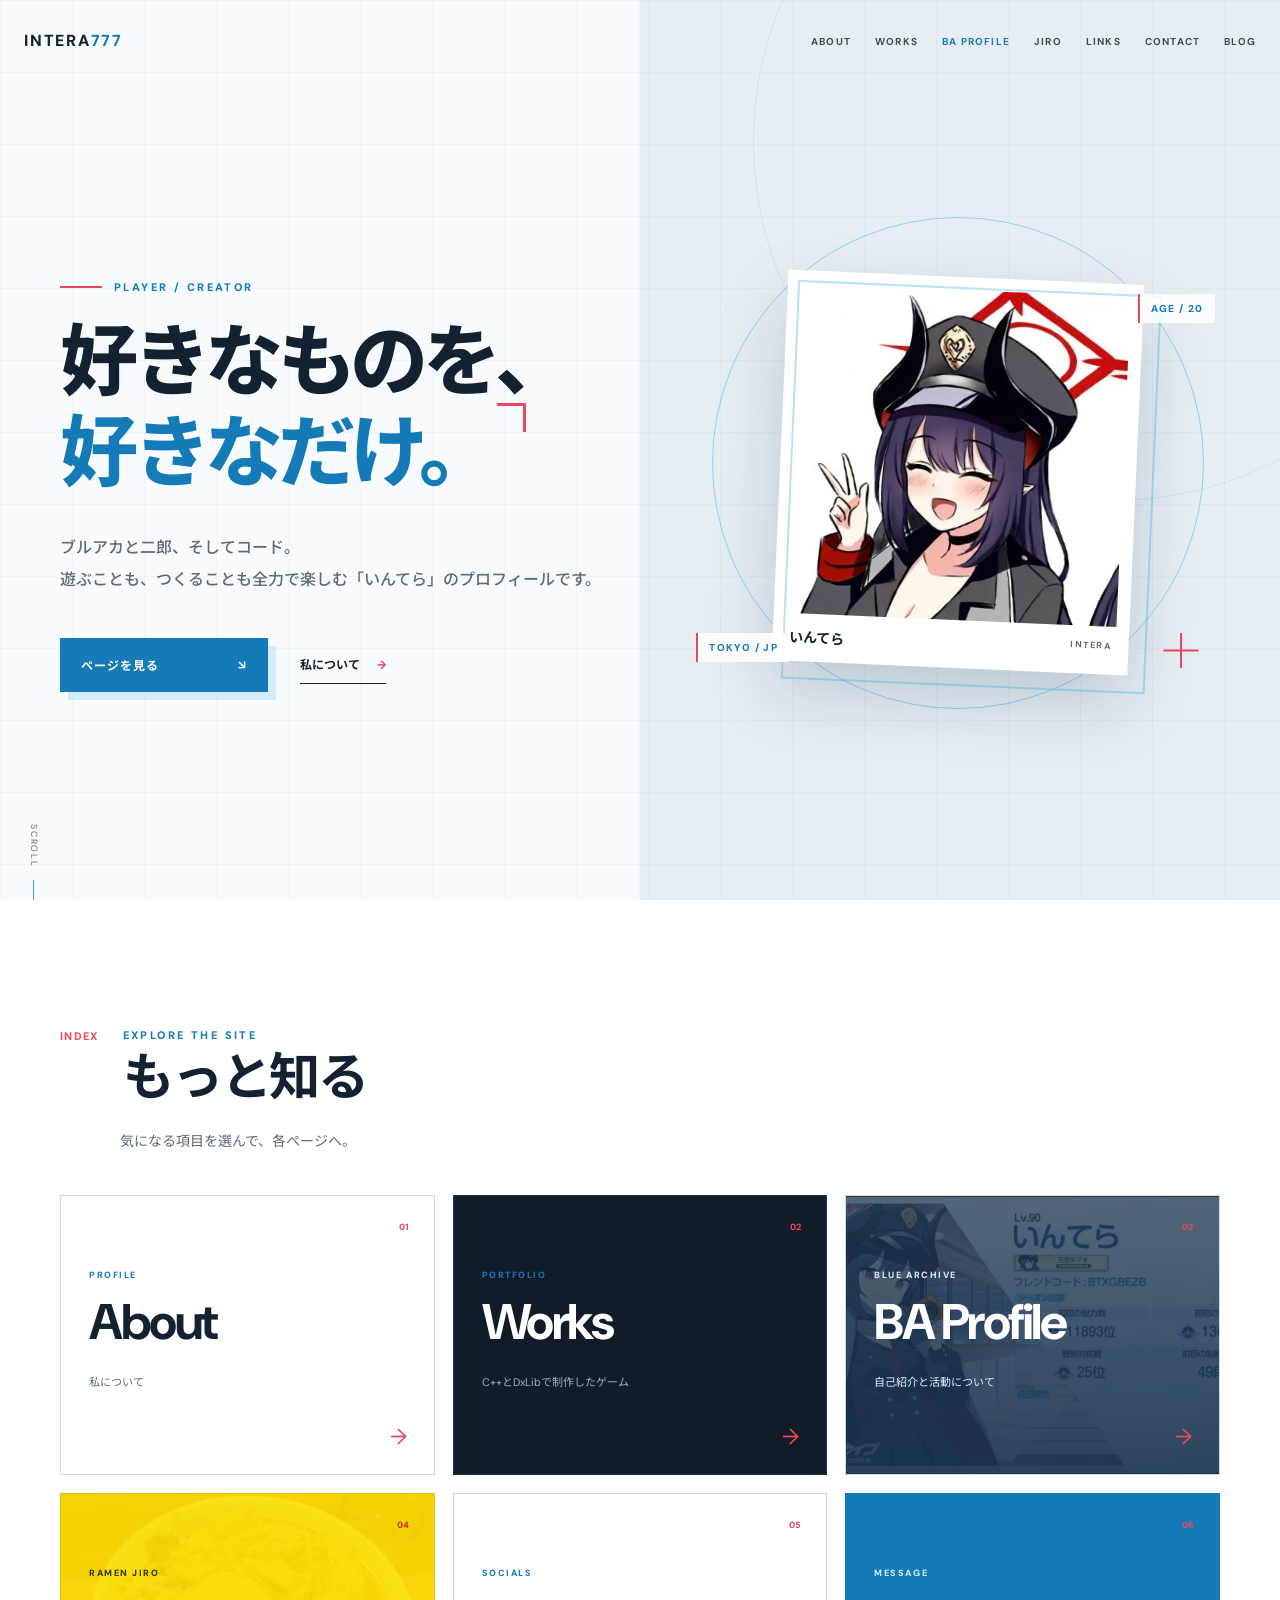
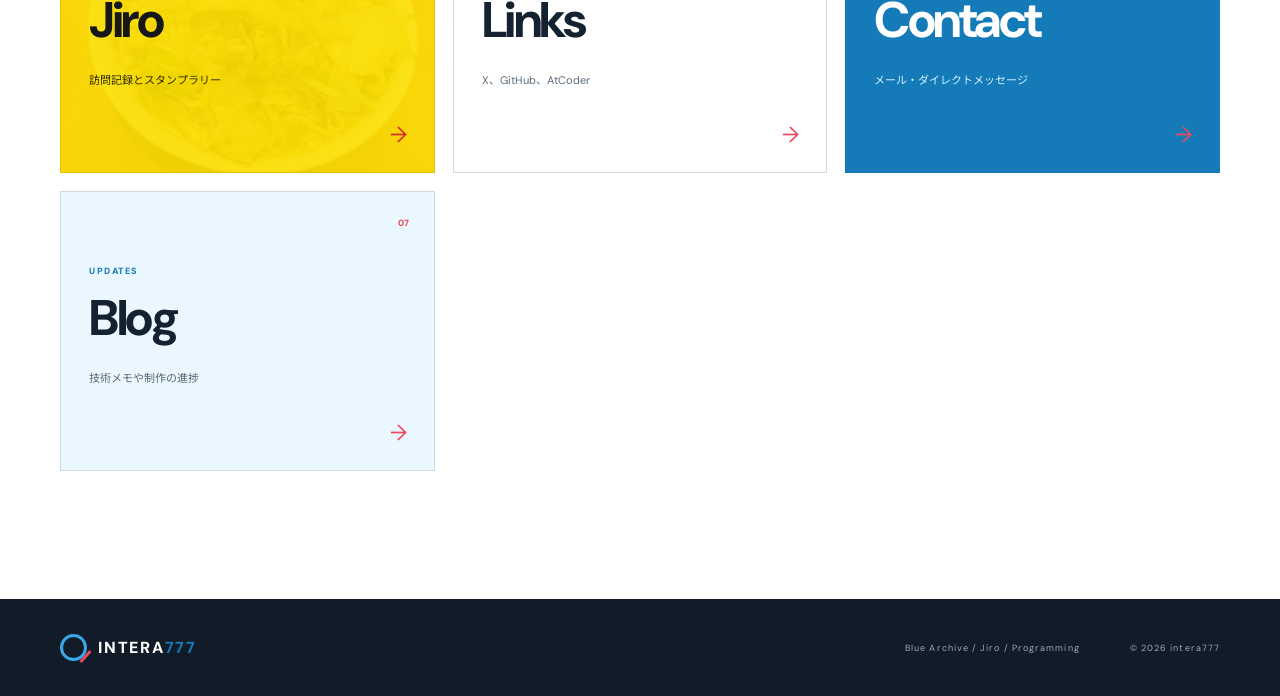
<file: index.html>
<!doctype html>
<html lang="ja">
    <head>
        <meta charset="utf-8">
        <meta name="viewport" content="width=device-width, initial-scale=1">
        <meta name="description" content="ブルーアーカイブ、競技プログラミング、ゲーム制作を楽しむ、いんてらのプロフィールサイトです。">
        <meta name="theme-color" content="#f7fbff">
        <title>いんてら | Home</title>
        <link rel="stylesheet" href="stylesheet.css">
        <script src="script.js" defer></script>
    </head>
    <body data-page="home">
        <a class="skip-link" href="#main">
            本文へスキップ
        </a>
        <header class="site-header" id="top">
            <div class="header-inner">
                <a class="brand" href="index.html" aria-label="ホームへ戻る">
                    <span>INTERA<span class="brand-accent">777</span></span>
                </a>
                <button class="menu-button" type="button" aria-expanded="false" aria-controls="global-nav">
                    <span>MENU</span><i aria-hidden="true"></i>
                </button>
                <nav class="global-nav" id="global-nav" aria-label="メインナビゲーション">
                    <a data-nav="about" href="about.html">
                        ABOUT
                    </a>
                    <a data-nav="works" href="works.html">
                        WORKS
                    </a>
                    <a data-nav="ba" class="nav-highlight" href="ba_profile.html">
                        BA PROFILE
                    </a>
                    <a data-nav="jiro" href="jiro.html">
                        JIRO
                    </a>
                    <a data-nav="links" href="links.html">
                        LINKS
                    </a>
                    <a data-nav="contact" href="contact.html">
                        CONTACT
                    </a>
                    <a data-nav="blog" href="blog.html">
                        BLOG
                    </a>
                </nav>
            </div>
        </header>
        <main id="main">
            <section class="hero" aria-labelledby="hero-title">
                <div class="hero-grid page-width">
                    <div class="hero-copy reveal">
                        <p class="eyebrow">
                            PLAYER / CREATOR
                        </p>
                        <h1 id="hero-title">
                            好きなものを、<br><em>好きなだけ。</em>
                        </h1>
                        <p class="hero-lead">
                            ブルアカと二郎、そしてコード。<br>遊ぶことも、つくることも全力で楽しむ<br class="mobile-only">「いんてら」のプロフィールです。
                        </p>
                        <div class="hero-actions">
                            <a class="button" href="#pages">
                                ページを見る <span>↘</span>
                            </a>
                            <a class="text-link" href="about.html">
                                私について <span>→</span>
                            </a>
                        </div>
                    </div>
                    <div class="hero-visual reveal" aria-label="いんてらのプロフィール画像">
                        <div class="halo halo-one">
                        </div>
                        <div class="halo halo-two">
                        </div>
                        <div class="hero-card">
                            <img src="image/x_icon.jpg" alt="ブルーアーカイブのキャラクター、チアキのアイコン">
                            <p>
                                いんてら <span>INTERA</span>
                            </p>
                        </div>
                        <span class="visual-note note-top">AGE / 20</span><span class="visual-note note-bottom">TOKYO / JP</span><span class="cross-mark" aria-hidden="true"></span>
                    </div>
                </div>
                <p class="scroll-cue" aria-hidden="true">
                    SCROLL <span></span>
                </p>
            </section>
            <section class="section page-index" id="pages" aria-labelledby="pages-title">
                <div class="page-width">
                    <header class="section-heading reveal">
                        <p>
                            INDEX
                        </p>
                        <div>
                            <span>EXPLORE THE SITE</span>
                            <h2 id="pages-title">
                                もっと知る
                            </h2>
                        </div>
                    </header>
                    <p class="page-index-lead reveal">
                        気になる項目を選んで、各ページへ。
                    </p>
                    <div class="page-card-grid">
                        <a class="page-card reveal" href="about.html">
                            <span class="page-card-number">01</span>
                            <p>
                                PROFILE
                            </p>
                            <h3>
                                About
                            </h3>
                            <small>私について</small><i>→</i>
                        </a>
                        <a class="page-card page-card-dark reveal" href="works.html">
                            <span class="page-card-number">02</span>
                            <p>
                                PORTFOLIO
                            </p>
                            <h3>
                                Works
                            </h3>
                            <small>C++とDxLibで制作したゲーム</small><i>→</i>
                        </a>
                        <a class="page-card page-card-image reveal" href="ba_profile.html">
                            <span class="page-card-number">03</span>
                            <p>
                                BLUE ARCHIVE
                            </p>
                            <h3>
                                BA Profile
                            </h3>
                            <small>自己紹介と活動について</small><i>→</i>
                        </a>
                        <a class="page-card page-card-jiro reveal" href="jiro.html">
                            <span class="page-card-number">04</span>
                            <p>
                                RAMEN JIRO
                            </p>
                            <h3>
                                Jiro
                            </h3>
                            <small>訪問記録とスタンプラリー</small><i>→</i>
                        </a>
                        <a class="page-card reveal" href="links.html">
                            <span class="page-card-number">05</span>
                            <p>
                                SOCIALS
                            </p>
                            <h3>
                                Links
                            </h3>
                            <small>X、GitHub、AtCoder</small><i>→</i>
                        </a>
                        <a class="page-card page-card-blue reveal" href="contact.html">
                            <span class="page-card-number">06</span>
                            <p>
                                MESSAGE
                            </p>
                            <h3>
                                Contact
                            </h3>
                            <small>メール・ダイレクトメッセージ</small><i>→</i>
                        </a>
                        <a class="page-card page-card-pale reveal" href="blog.html">
                            <span class="page-card-number">07</span>
                            <p>
                                UPDATES
                            </p>
                            <h3>
                                Blog
                            </h3>
                            <small>技術メモや制作の進捗</small><i>→</i>
                        </a>
                    </div>
                </div>
            </section>
        </main>
        <footer>
            <div class="page-width footer-inner">
                <a class="brand" href="index.html">
                    <span class="brand-mark" aria-hidden="true"></span><span>INTERA<span class="brand-accent">777</span></span>
                </a>
                <p>
                    Blue Archive / Jiro / Programming
                </p>
                <p>
                    © <span id="current-year">2026</span> intera777
                </p>
            </div>
        </footer>
    </body>
</html>
</file>
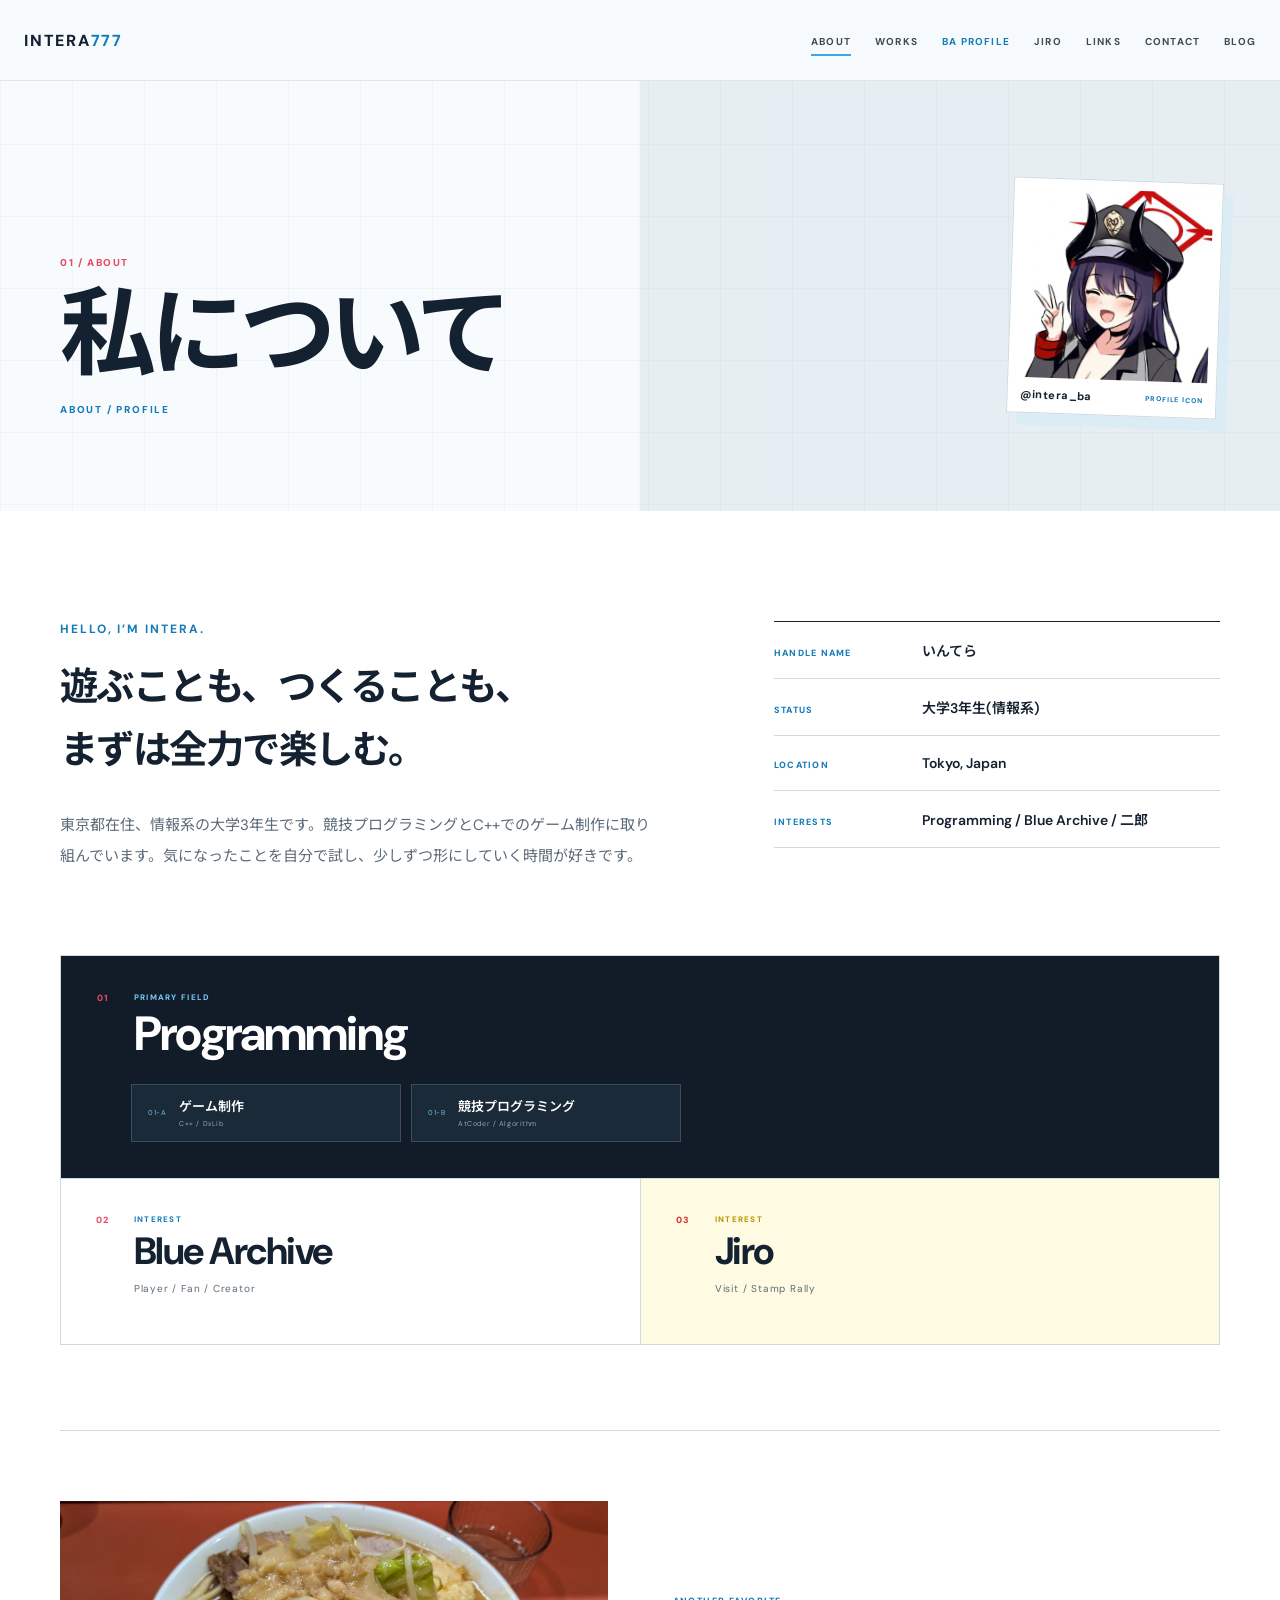
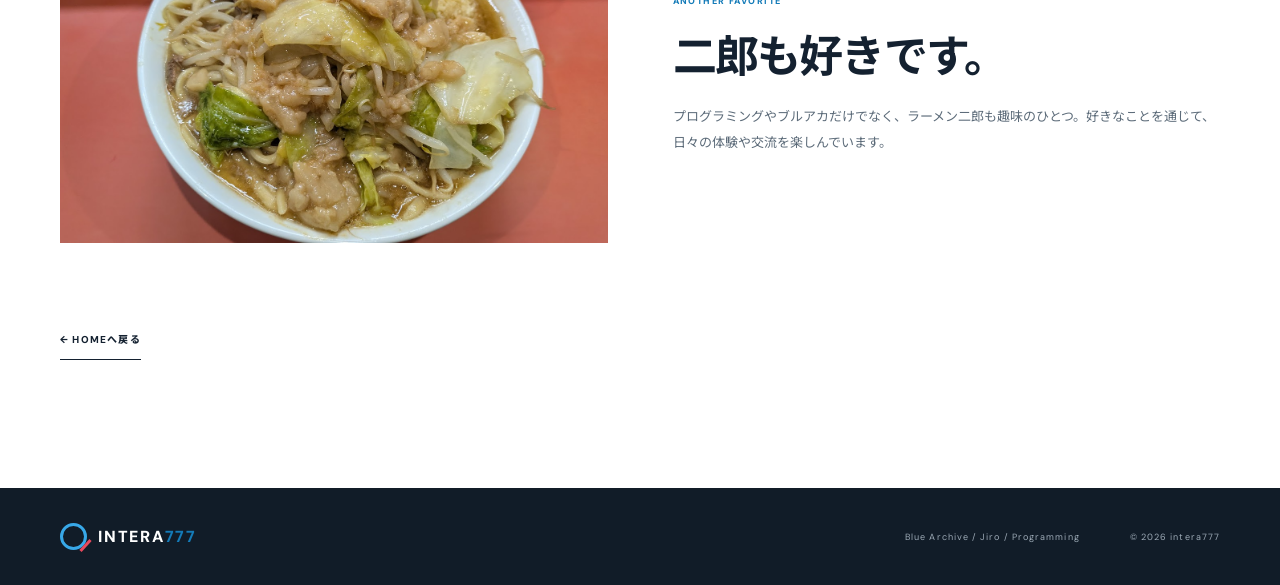
<file: about.html>
<!doctype html>
<html lang="ja">
    <head>
        <meta charset="utf-8">
        <meta name="viewport" content="width=device-width, initial-scale=1">
        <meta name="description" content="いんてらのプロフィール、趣味、取り組んでいることを紹介します。">
        <title>About | いんてら</title>
        <link rel="stylesheet" href="stylesheet.css">
        <script src="script.js" defer></script>
    </head>
    <body class="subpage" data-page="about">
        <a class="skip-link" href="#main">
            本文へスキップ
        </a>
        <header class="site-header">
            <div class="header-inner">
                <a class="brand" href="index.html" aria-label="ホームへ戻る">
                    <span>INTERA<span class="brand-accent">777</span></span>
                </a>
                <button class="menu-button" type="button" aria-expanded="false" aria-controls="global-nav">
                    <span>MENU</span><i aria-hidden="true"></i>
                </button>
                <nav class="global-nav" id="global-nav" aria-label="メインナビゲーション">
                    <a data-nav="about" href="about.html">
                        ABOUT
                    </a>
                    <a data-nav="works" href="works.html">
                        WORKS
                    </a>
                    <a data-nav="ba" class="nav-highlight" href="ba_profile.html">
                        BA PROFILE
                    </a>
                    <a data-nav="jiro" href="jiro.html">
                        JIRO
                    </a>
                    <a data-nav="links" href="links.html">
                        LINKS
                    </a>
                    <a data-nav="contact" href="contact.html">
                        CONTACT
                    </a>
                    <a data-nav="blog" href="blog.html">
                        BLOG
                    </a>
                </nav>
            </div>
        </header>
        <main id="main">
            <section class="page-hero">
                <div class="page-width page-hero-inner reveal">
                    <div>
                        <p>
                            01 / ABOUT
                        </p>
                        <h1>
                            私について
                        </h1>
                        <span>ABOUT / PROFILE</span>
                    </div>
                    <figure class="about-hero-portrait">
                        <img src="image/x_icon.jpg" alt="いんてらのXプロフィールアイコン">
                        <figcaption>
                            <span>@intera_ba</span><small>PROFILE ICON</small>
                        </figcaption>
                    </figure>
                </div>
            </section>
            <section class="section about detail-section">
                <div class="page-width">
                    <div class="about-layout">
                        <div class="about-intro reveal">
                            <p class="about-kicker">
                                HELLO, I’M INTERA.
                            </p>
                            <p class="about-message">
                                遊ぶことも、つくることも、<br>まずは全力で楽しむ。
                            </p>
                            <p class="body-copy">
                                東京都在住、情報系の大学3年生です。競技プログラミングとC++でのゲーム制作に取り組んでいます。気になったことを自分で試し、少しずつ形にしていく時間が好きです。
                            </p>
                        </div>
                        <dl class="profile-list reveal">
                            <div>
                                <dt>
                                    HANDLE NAME
                                </dt>
                                <dd>
                                    いんてら
                                </dd>
                            </div>
                            <div>
                                <dt>
                                    STATUS
                                </dt>
                                <dd>
                                    大学3年生(情報系)
                                </dd>
                            </div>
                            <div>
                                <dt>
                                    LOCATION
                                </dt>
                                <dd>
                                    Tokyo, Japan
                                </dd>
                            </div>
                            <div>
                                <dt>
                                    INTERESTS
                                </dt>
                                <dd>
                                    Programming / Blue Archive / 二郎
                                </dd>
                            </div>
                        </dl>
                    </div>
                    <div class="interest-strip interest-hierarchy reveal" aria-label="興味分野の階層">
                        <section class="interest-parent">
                            <div class="interest-title">
                                <span class="interest-number">01</span>
                                <div>
                                    <small>PRIMARY FIELD</small>
                                    <h2>
                                        Programming
                                    </h2>
                                </div>
                            </div>
                            <div class="interest-branches">
                                <article>
                                    <span>01-A</span>
                                    <div>
                                        <h3>
                                            ゲーム制作
                                        </h3>
                                        <small>C++ / DxLib</small>
                                    </div>
                                </article>
                                <article>
                                    <span>01-B</span>
                                    <div>
                                        <h3>
                                            競技プログラミング
                                        </h3>
                                        <small>AtCoder / Algorithm</small>
                                    </div>
                                </article>
                            </div>
                        </section>
                        <section class="interest-root">
                            <span class="interest-number">02</span>
                            <div>
                                <small>INTEREST</small>
                                <h2>
                                    Blue Archive
                                </h2>
                                <p>Player / Fan / Creator</p>
                            </div>
                        </section>
                        <section class="interest-root interest-root-jiro">
                            <span class="interest-number">03</span>
                            <div>
                                <small>INTEREST</small>
                                <h2>
                                    Jiro
                                </h2>
                                <p>Visit / Stamp Rally</p>
                            </div>
                        </section>
                    </div>
                    <div class="about-feature reveal">
                        <img src="image/jiro_sengawa.jpg" alt="ラーメン二郎仙川店のラーメン">
                        <div>
                            <span>ANOTHER FAVORITE</span>
                            <h2>
                                二郎も好きです。
                            </h2>
                            <p>
                                プログラミングやブルアカだけでなく、ラーメン二郎も趣味のひとつ。好きなことを通じて、日々の体験や交流を楽しんでいます。
                            </p>
                        </div>
                    </div>
                    <a class="back-home reveal" href="index.html">
                        ← HOMEへ戻る
                    </a>
                </div>
            </section>
        </main>
        <footer>
            <div class="page-width footer-inner">
                <a class="brand" href="index.html">
                    <span class="brand-mark"></span><span>INTERA<span class="brand-accent">777</span></span>
                </a>
                <p>
                    Blue Archive / Jiro / Programming
                </p>
                <p>
                    © <span id="current-year">2026</span> intera777
                </p>
            </div>
        </footer>
    </body>
</html>
</file>
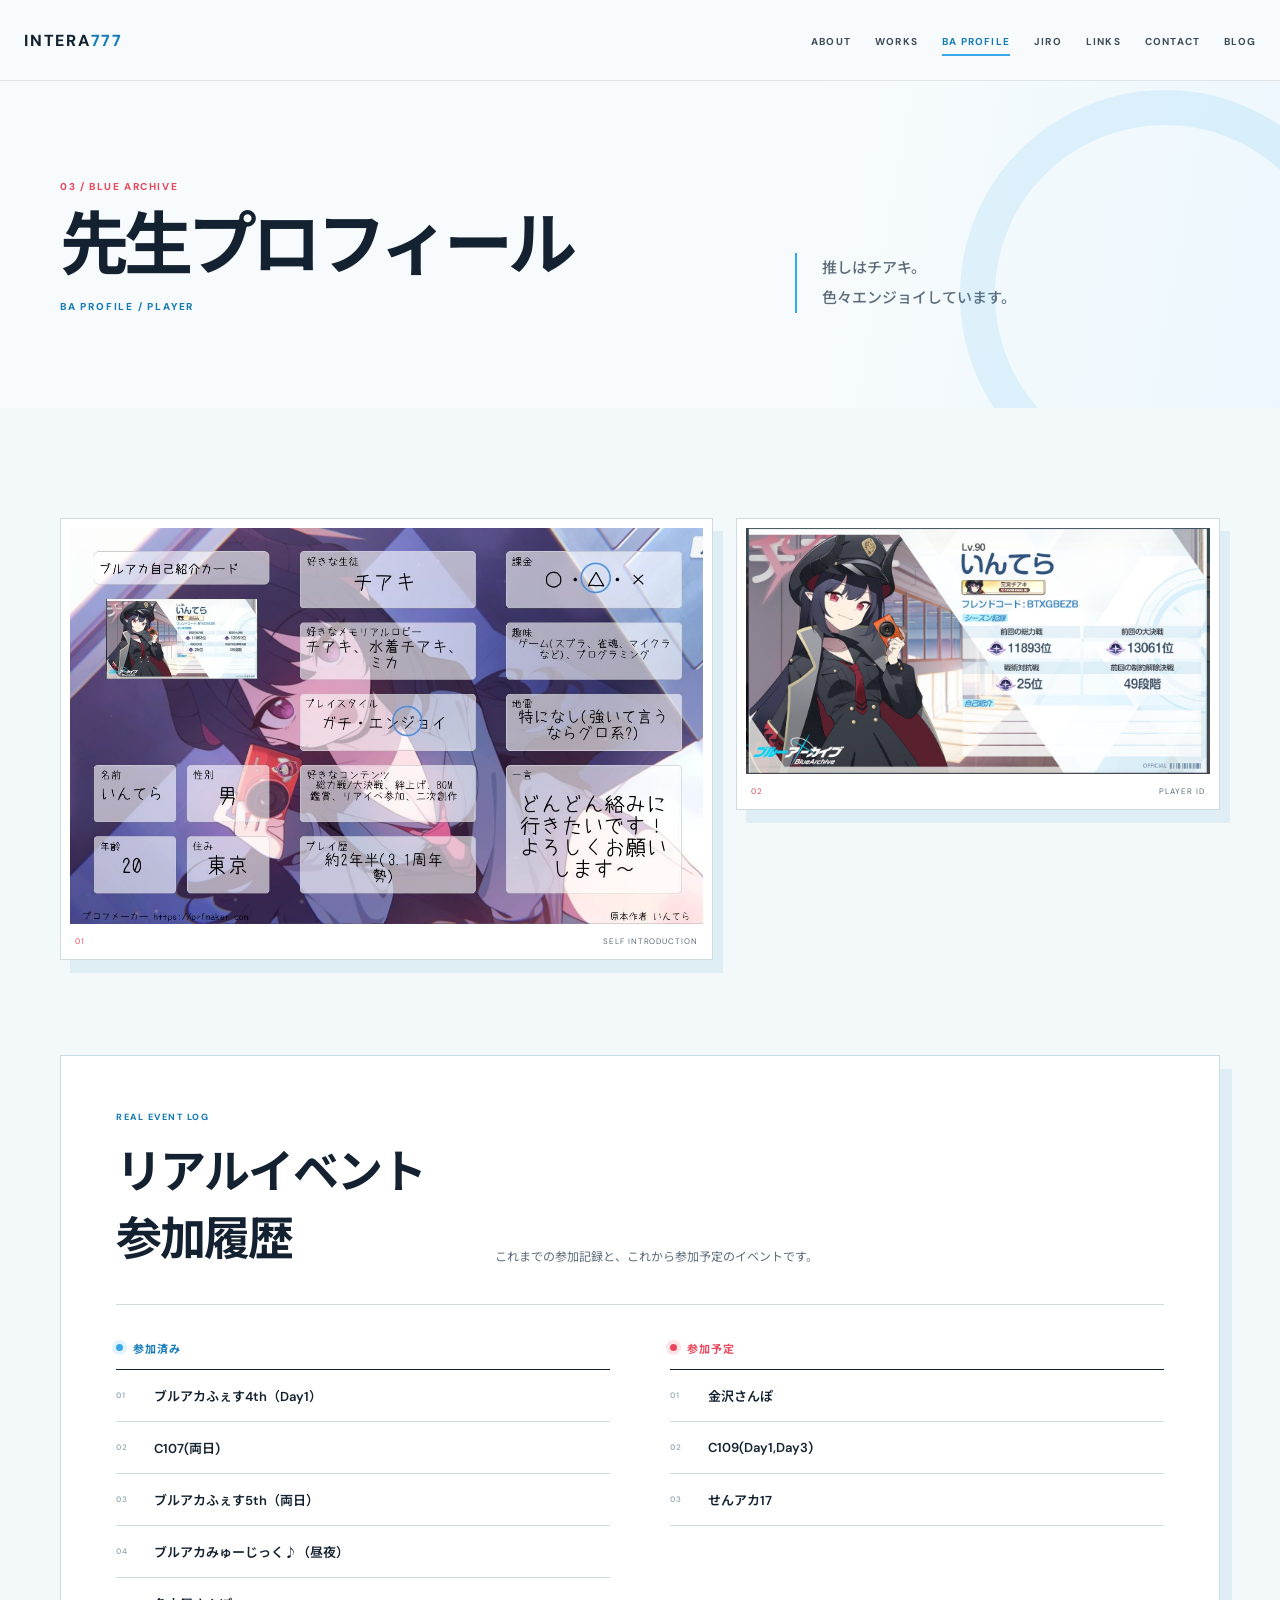
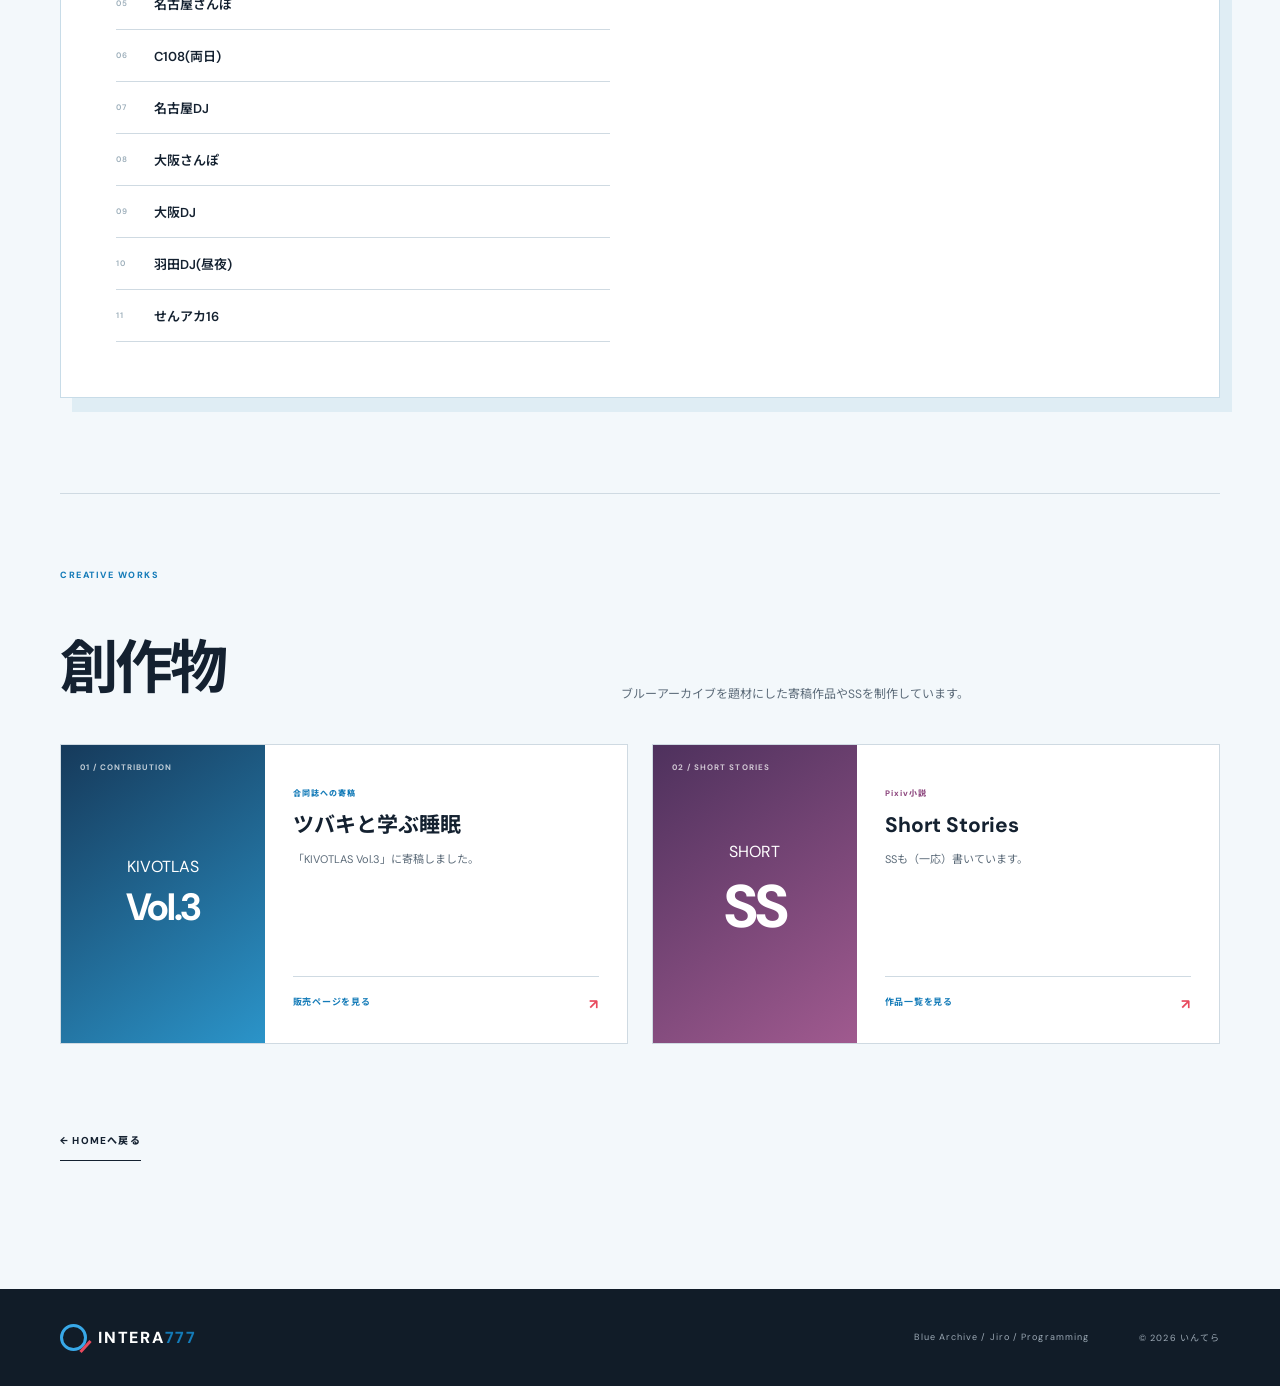
<file: ba_profile.html>
<!doctype html>
<html lang="ja">

<head>
    <meta charset="utf-8">
    <meta name="viewport" content="width=device-width, initial-scale=1">
    <meta name="description" content="いんてらのブルーアーカイブ先生プロフィールです。">
    <title>BA Profile | いんてら</title>
    <link rel="stylesheet" href="stylesheet.css">
    <script src="script.js" defer></script>
</head>

<body class="subpage" data-page="ba">
    <a class="skip-link" href="#main">
        本文へスキップ
    </a>
    <header class="site-header">
        <div class="header-inner">
            <a class="brand" href="index.html">
                <span>INTERA<span class="brand-accent">777</span></span>
            </a>
            <button class="menu-button" type="button" aria-expanded="false" aria-controls="global-nav">
                <span>MENU</span><i></i>
            </button>
            <nav class="global-nav" id="global-nav" aria-label="メインナビゲーション">
                <a data-nav="about" href="about.html">
                    ABOUT
                </a>
                <a data-nav="works" href="works.html">
                    WORKS
                </a>
                <a data-nav="ba" class="nav-highlight" href="ba_profile.html">
                    BA PROFILE
                </a>
                <a data-nav="jiro" href="jiro.html">
                    JIRO
                </a>
                <a data-nav="links" href="links.html">
                    LINKS
                </a>
                <a data-nav="contact" href="contact.html">
                    CONTACT
                </a>
                <a data-nav="blog" href="blog.html">
                    BLOG
                </a>
            </nav>
        </div>
    </header>
    <main id="main">
        <section class="page-hero page-hero-ba">
            <div class="page-width page-hero-inner reveal">
                <div>
                    <p>
                        03 / BLUE ARCHIVE
                    </p>
                    <h1>
                        先生プロフィール
                    </h1>
                    <span>BA PROFILE / PLAYER</span>
                </div>
                <p>
                    推しはチアキ。<br>色々エンジョイしています。
                </p>
            </div>
        </section>
        <section class="section ba-profile detail-section">
            <div class="page-width">
                <div class="ba-grid">
                    <figure class="ba-card ba-card-main reveal">
                        <img src="image/ba_self_introcution_card.jpg" alt="いんてらのブルーアーカイブ自己紹介カード。好きな生徒はチアキ、プレイ歴は約2年半。">
                        <figcaption>
                            <span>01</span> SELF INTRODUCTION
                        </figcaption>
                    </figure>
                    <figure class="ba-card reveal">
                        <img src="image/ba_id_card.jpg" alt="いんてらのブルーアーカイブIDカード。レベル90、好きな生徒はチアキ。">
                        <figcaption>
                            <span>02</span> PLAYER ID
                        </figcaption>
                    </figure>
                </div>
                <section class="event-history reveal" aria-labelledby="event-history-title">
                    <header>
                        <span>REAL EVENT LOG</span>
                        <h2 id="event-history-title">
                            リアルイベント参加履歴
                        </h2>
                        <p>
                            これまでの参加記録と、これから参加予定のイベントです。
                        </p>
                    </header>
                    <div class="event-columns">
                        <div>
                            <h3>
                                <i></i>参加済み
                            </h3>
                            <ol>
                                <li>
                                    <span>01</span>ブルアカふぇす4th（Day1）
                                </li>
                                <li>
                                    <span>02</span>C107(両日)
                                </li>
                                <li>
                                    <span>03</span>ブルアカふぇす5th（両日）
                                </li>
                                <li>
                                    <span>04</span>ブルアカみゅーじっく♪（昼夜）
                                </li>
                                <li>
                                    <span>05</span>名古屋さんぽ
                                </li>
                                <li>
                                    <span>06</span>C108(両日)
                                </li>
                                <li>
                                    <span>07</span>名古屋DJ
                                </li>
                                <li>
                                    <span>08</span>大阪さんぽ
                                </li>
                                <li>
                                    <span>09</span>大阪DJ
                                </li>
                                <li>
                                    <span>10</span>羽田DJ(昼夜)
                                </li>
                                <li>
                                    <span>11</span>せんアカ16
                                </li>
                            </ol>
                        </div>
                        <div class="event-planned">
                            <h3>
                                <i></i>参加予定
                            </h3>
                            <ol>
                                <li>
                                    <span>01</span>金沢さんぽ
                                </li>
                                <li>
                                    <span>02</span>C109(Day1,Day3)
                                </li>
                                <li>
                                    <span>03</span>せんアカ17
                                </li>
                            </ol>
                        </div>
                    </div>
                </section>
                <section class="ba-creations reveal" aria-labelledby="ba-creations-title">
                    <header>
                        <span>CREATIVE WORKS</span>
                        <h2 id="ba-creations-title">
                            創作物
                        </h2>
                        <p>
                            ブルーアーカイブを題材にした寄稿作品やSSを制作しています。
                        </p>
                    </header>
                    <div class="creation-grid">
                        <a class="creation-card creation-book"
                            href="https://www.melonbooks.co.jp/detail/detail.php?product_id=3802002" target="_blank"
                            rel="noopener noreferrer">
                            <span class="creation-index">01 / CONTRIBUTION</span>
                            <div class="creation-art" aria-hidden="true">
                                KIVOTLAS<strong>Vol.3</strong>
                            </div>
                            <div class="creation-content">
                                <small>合同誌への寄稿</small>
                                <h3>
                                    ツバキと学ぶ睡眠
                                </h3>
                                <p>
                                    「KIVOTLAS Vol.3」に寄稿しました。
                                </p>
                                <strong>販売ページを見る <span>↗</span></strong>
                            </div>
                        </a>
                        <a class="creation-card creation-novels" href="https://www.pixiv.net/users/45562487/novels"
                            target="_blank" rel="noopener noreferrer">
                            <span class="creation-index">02 / SHORT STORIES</span>
                            <div class="creation-art" aria-hidden="true">
                                SHORT<strong>SS</strong>
                            </div>
                            <div class="creation-content">
                                <small>Pixiv小説</small>
                                <h3>
                                    Short Stories
                                </h3>
                                <p>
                                    SSも（一応）書いています。
                                </p>
                                <strong>作品一覧を見る <span>↗</span></strong>
                            </div>
                        </a>
                    </div>
                </section>
                <a class="back-home reveal" href="index.html">
                    ← HOMEへ戻る
                </a>
            </div>
        </section>
    </main>
    <footer>
        <div class="page-width footer-inner">
            <a class="brand" href="index.html">
                <span class="brand-mark"></span><span>INTERA<span class="brand-accent">777</span></span>
            </a>
            <p>
                Blue Archive / Jiro / Programming
            </p>
            <p>
                © <span id="current-year">2026</span> いんてら
            </p>
        </div>
    </footer>
</body>

</html>
</file>
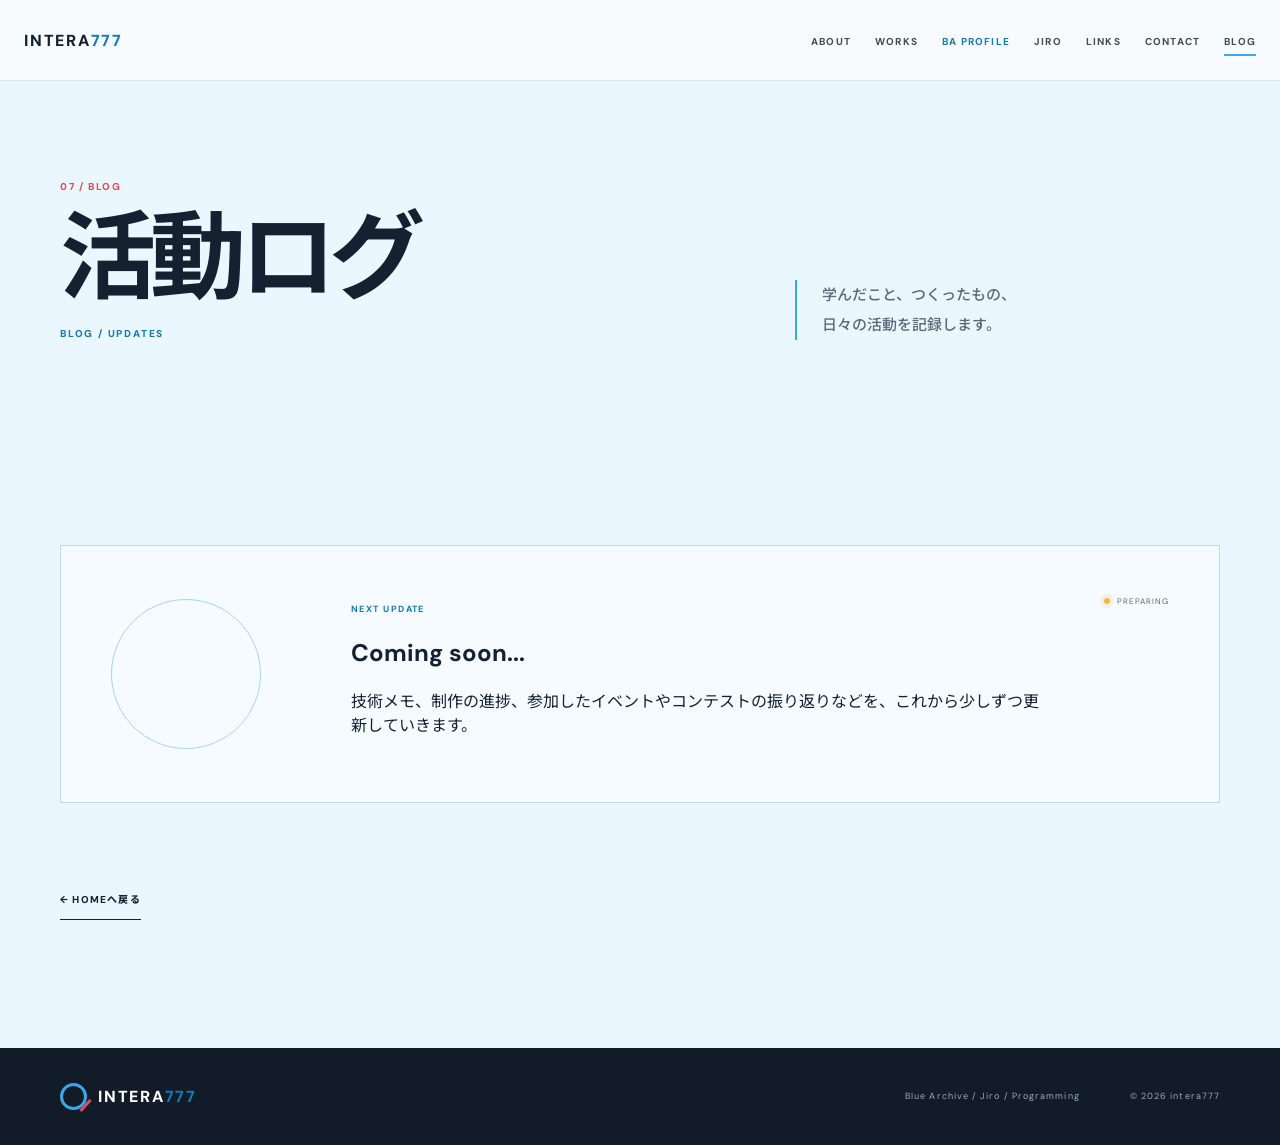
<file: blog.html>
<!doctype html>
<html lang="ja">
    <head>
        <meta charset="utf-8">
        <meta name="viewport" content="width=device-width, initial-scale=1">
        <meta name="description" content="いんてらの技術メモ、制作進捗、活動ログを掲載するページです。">
        <title>Blog | いんてら</title>
        <link rel="stylesheet" href="stylesheet.css">
        <script src="script.js" defer></script>
    </head>
    <body class="subpage" data-page="blog">
        <a class="skip-link" href="#main">
            本文へスキップ
        </a>
        <header class="site-header">
            <div class="header-inner">
                <a class="brand" href="index.html">
                    <span>INTERA<span class="brand-accent">777</span></span>
                </a>
                <button class="menu-button" type="button" aria-expanded="false" aria-controls="global-nav">
                    <span>MENU</span><i></i>
                </button>
                <nav class="global-nav" id="global-nav" aria-label="メインナビゲーション">
                    <a data-nav="about" href="about.html">
                        ABOUT
                    </a>
                    <a data-nav="works" href="works.html">
                        WORKS
                    </a>
                    <a data-nav="ba" class="nav-highlight" href="ba_profile.html">
                        BA PROFILE
                    </a>
                    <a data-nav="jiro" href="jiro.html">
                        JIRO
                    </a>
                    <a data-nav="links" href="links.html">
                        LINKS
                    </a>
                    <a data-nav="contact" href="contact.html">
                        CONTACT
                    </a>
                    <a data-nav="blog" href="blog.html">
                        BLOG
                    </a>
                </nav>
            </div>
        </header>
        <main id="main">
            <section class="page-hero page-hero-pale">
                <div class="page-width page-hero-inner reveal">
                    <div>
                        <p>
                            07 / BLOG
                        </p>
                        <h1>
                            活動ログ
                        </h1>
                        <span>BLOG / UPDATES</span>
                    </div>
                    <p>
                        学んだこと、つくったもの、<br>日々の活動を記録します。
                    </p>
                </div>
            </section>
            <section class="section blog detail-section">
                <div class="page-width">
                    <div class="coming-soon reveal">
                        <div class="coming-symbol">
                        </div>
                        <div>
                            <span>NEXT UPDATE</span>
                            <h2>
                                Coming soon...
                            </h2>
                            <p>
                                技術メモ、制作の進捗、参加したイベントやコンテストの振り返りなどを、これから少しずつ更新していきます。
                            </p>
                        </div>
                        <small><i></i> PREPARING</small>
                    </div>
                    <a class="back-home reveal" href="index.html">
                        ← HOMEへ戻る
                    </a>
                </div>
            </section>
        </main>
        <footer>
            <div class="page-width footer-inner">
                <a class="brand" href="index.html">
                    <span class="brand-mark"></span><span>INTERA<span class="brand-accent">777</span></span>
                </a>
                <p>
                    Blue Archive / Jiro / Programming
                </p>
                <p>
                    © <span id="current-year">2026</span> intera777
                </p>
            </div>
        </footer>
    </body>
</html>
</file>
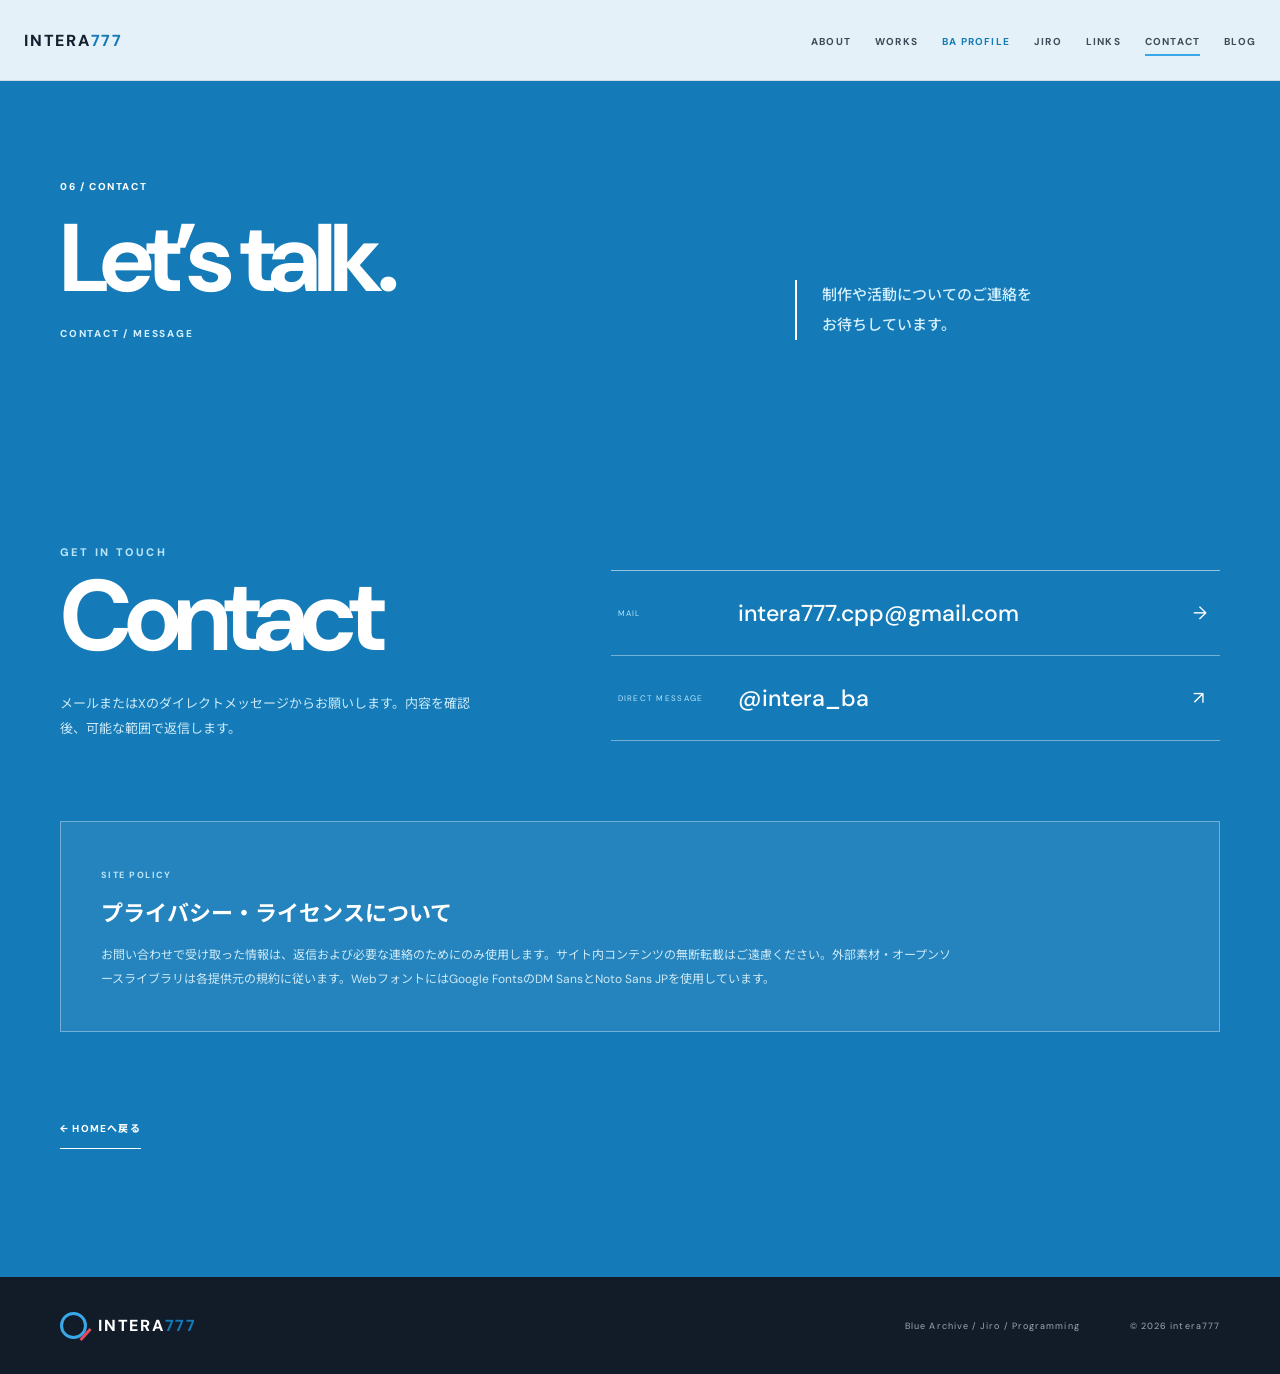
<file: contact.html>
<!doctype html>
<html lang="ja">
    <head>
        <meta charset="utf-8">
        <meta name="viewport" content="width=device-width, initial-scale=1">
        <meta name="description" content="いんてらへのお問い合わせ方法とサイトポリシーを掲載しています。">
        <title>Contact | いんてら</title>
        <link rel="stylesheet" href="stylesheet.css">
        <script src="script.js" defer></script>
    </head>
    <body class="subpage" data-page="contact">
        <a class="skip-link" href="#main">
            本文へスキップ
        </a>
        <header class="site-header">
            <div class="header-inner">
                <a class="brand" href="index.html">
                    <span>INTERA<span class="brand-accent">777</span></span>
                </a>
                <button class="menu-button" type="button" aria-expanded="false" aria-controls="global-nav">
                    <span>MENU</span><i></i>
                </button>
                <nav class="global-nav" id="global-nav" aria-label="メインナビゲーション">
                    <a data-nav="about" href="about.html">
                        ABOUT
                    </a>
                    <a data-nav="works" href="works.html">
                        WORKS
                    </a>
                    <a data-nav="ba" class="nav-highlight" href="ba_profile.html">
                        BA PROFILE
                    </a>
                    <a data-nav="jiro" href="jiro.html">
                        JIRO
                    </a>
                    <a data-nav="links" href="links.html">
                        LINKS
                    </a>
                    <a data-nav="contact" href="contact.html">
                        CONTACT
                    </a>
                    <a data-nav="blog" href="blog.html">
                        BLOG
                    </a>
                </nav>
            </div>
        </header>
        <main id="main">
            <section class="page-hero page-hero-blue">
                <div class="page-width page-hero-inner reveal">
                    <div>
                        <p>
                            06 / CONTACT
                        </p>
                        <h1>
                            Let’s talk.
                        </h1>
                        <span>CONTACT / MESSAGE</span>
                    </div>
                    <p>
                        制作や活動についてのご連絡を<br>お待ちしています。
                    </p>
                </div>
            </section>
            <section class="section contact detail-section">
                <div class="page-width contact-inner">
                    <div class="contact-copy reveal">
                        <span>GET IN TOUCH</span>
                        <h2>
                            Contact
                        </h2>
                        <p>
                            メールまたはXのダイレクトメッセージからお願いします。内容を確認後、可能な範囲で返信します。
                        </p>
                    </div>
                    <div class="contact-actions reveal">
                        <a href="mailto:intera777.cpp@gmail.com">
                            <span>MAIL</span><strong>intera777.cpp@gmail.com</strong><i>→</i>
                        </a>
                        <a href="https://x.com/intera_ba" target="_blank" rel="noopener noreferrer">
                            <span>DIRECT MESSAGE</span><strong>@intera_ba</strong><i>↗</i>
                        </a>
                    </div>
                </div>
                <div class="page-width policy-box reveal">
                    <span>SITE POLICY</span>
                    <h3>
                        プライバシー・ライセンスについて
                    </h3>
                        <p>
                            お問い合わせで受け取った情報は、返信および必要な連絡のためにのみ使用します。サイト内コンテンツの無断転載はご遠慮ください。外部素材・オープンソースライブラリは各提供元の規約に従います。WebフォントにはGoogle FontsのDM SansとNoto Sans JPを使用しています。
                        </p>
                </div>
                <div class="page-width">
                    <a class="back-home back-home-light reveal" href="index.html">
                        ← HOMEへ戻る
                    </a>
                </div>
            </section>
        </main>
        <footer>
            <div class="page-width footer-inner">
                <a class="brand" href="index.html">
                    <span class="brand-mark"></span><span>INTERA<span class="brand-accent">777</span></span>
                </a>
                <p>
                    Blue Archive / Jiro / Programming
                </p>
                <p>
                    © <span id="current-year">2026</span> intera777
                </p>
            </div>
        </footer>
    </body>
</html>
</file>
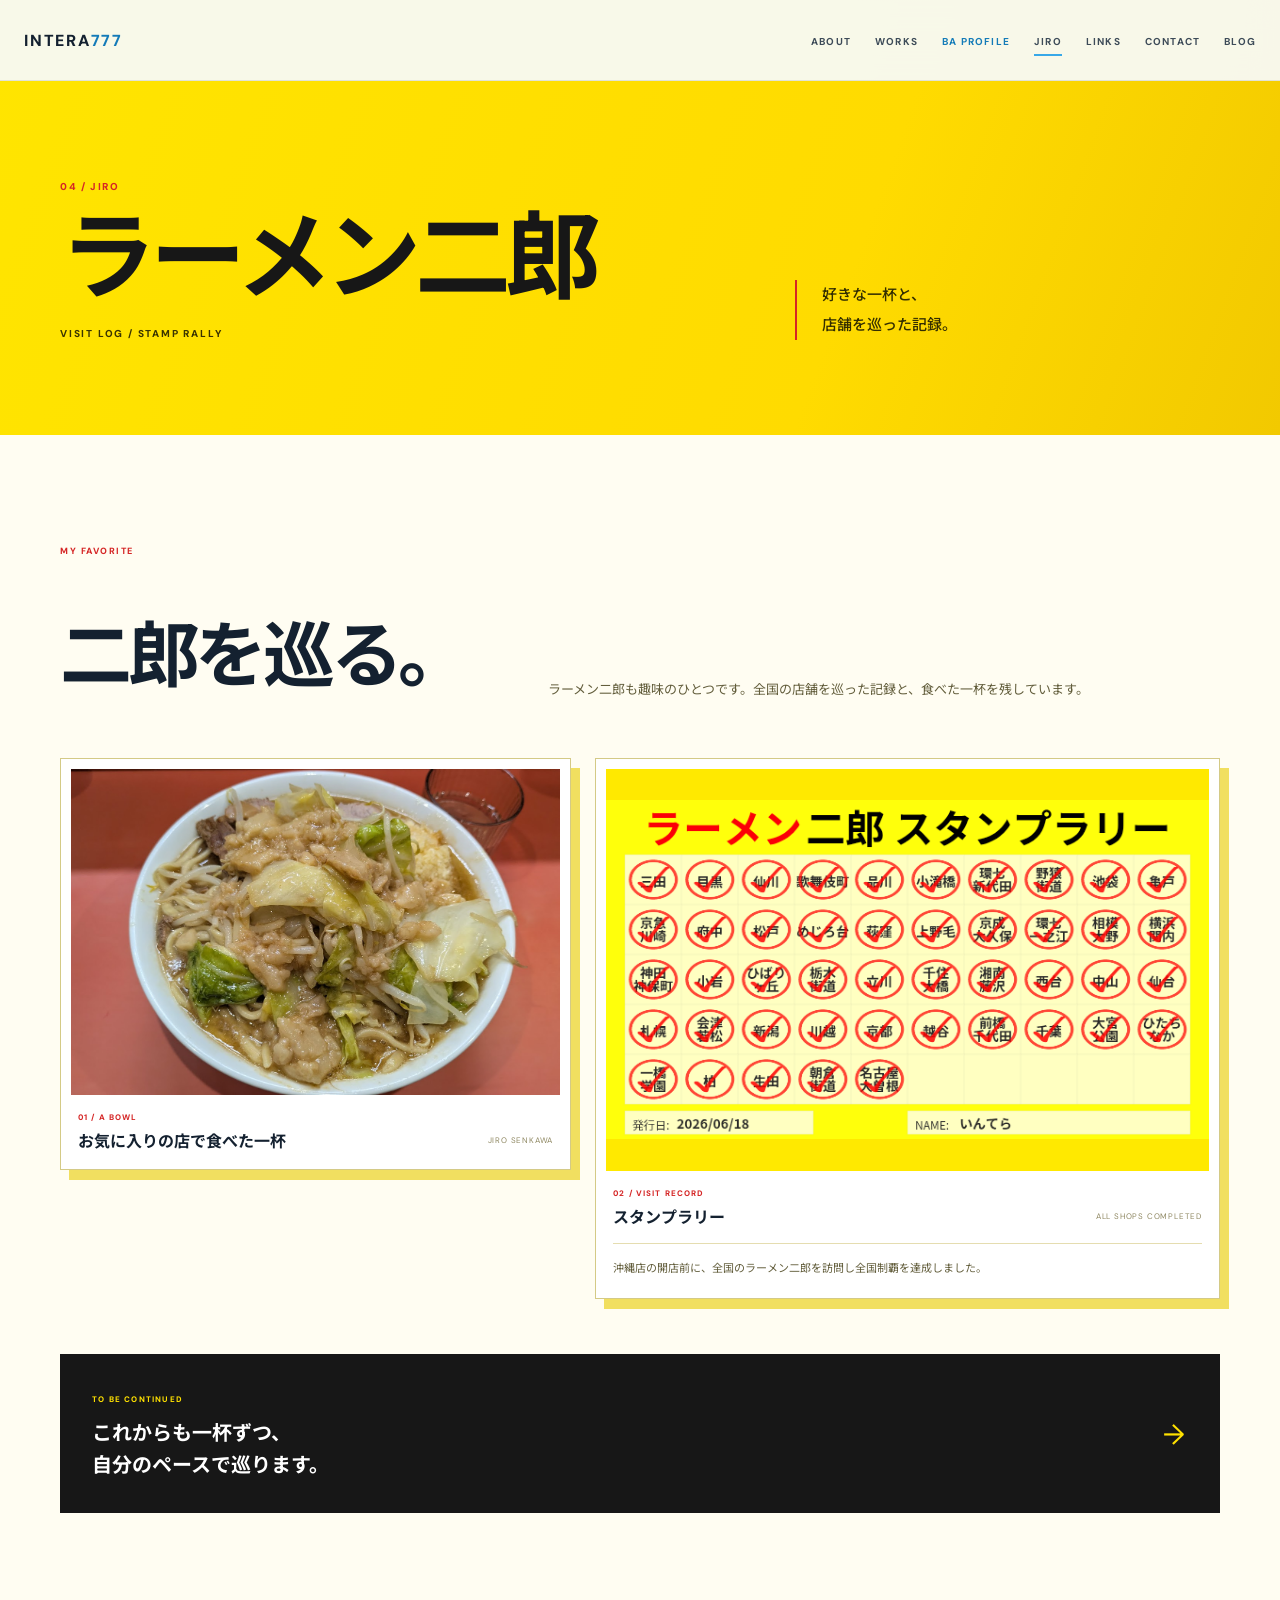
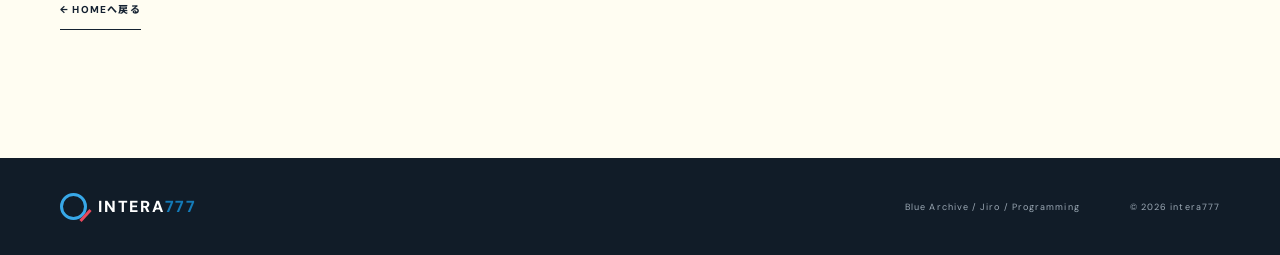
<file: jiro.html>
<!doctype html>
<html lang="ja">
    <head>
        <meta charset="utf-8">
        <meta name="viewport" content="width=device-width, initial-scale=1">
        <meta name="description" content="いんてらのラーメン二郎訪問記録とスタンプラリーを紹介します。">
        <title>Jiro | いんてら</title>
        <link rel="stylesheet" href="stylesheet.css">
        <script src="script.js" defer></script>
    </head>
    <body class="subpage" data-page="jiro">
        <a class="skip-link" href="#main">
            本文へスキップ
        </a>
        <header class="site-header">
            <div class="header-inner">
                <a class="brand" href="index.html" aria-label="ホームへ戻る">
                    <span>INTERA<span class="brand-accent">777</span></span>
                </a>
                <button class="menu-button" type="button" aria-expanded="false" aria-controls="global-nav">
                    <span>MENU</span><i></i>
                </button>
                <nav class="global-nav" id="global-nav" aria-label="メインナビゲーション">
                    <a data-nav="about" href="about.html">
                        ABOUT
                    </a>
                    <a data-nav="works" href="works.html">
                        WORKS
                    </a>
                    <a data-nav="ba" class="nav-highlight" href="ba_profile.html">
                        BA PROFILE
                    </a>
                    <a data-nav="jiro" href="jiro.html">
                        JIRO
                    </a>
                    <a data-nav="links" href="links.html">
                        LINKS
                    </a>
                    <a data-nav="contact" href="contact.html">
                        CONTACT
                    </a>
                    <a data-nav="blog" href="blog.html">
                        BLOG
                    </a>
                </nav>
            </div>
        </header>
        <main id="main">
            <section class="page-hero page-hero-jiro">
                <div class="page-width page-hero-inner reveal">
                    <div>
                        <p>
                            04 / JIRO
                        </p>
                        <h1>
                            ラーメン二郎
                        </h1>
                        <span>VISIT LOG / STAMP RALLY</span>
                    </div>
                    <p>
                        好きな一杯と、<br>店舗を巡った記録。
                    </p>
                </div>
            </section>
            <section class="section jiro-section detail-section">
                <div class="page-width">
                    <header class="jiro-intro reveal">
                        <span>MY FAVORITE</span>
                        <h2>
                            二郎を巡る。
                        </h2>
                        <p>
                            ラーメン二郎も趣味のひとつです。全国の店舗を巡った記録と、食べた一杯を残しています。
                        </p>
                    </header>
                    <div class="jiro-gallery">
                        <figure class="jiro-photo jiro-photo-main reveal">
                            <div>
                                <img src="image/jiro_sengawa.jpg" alt="ラーメン二郎仙川店で食べた、野菜と豚が盛られたラーメン">
                            </div>
                            <figcaption>
                                <span>01 / A BOWL</span><strong>お気に入りの店で食べた一杯</strong><small>JIRO SENKAWA</small>
                            </figcaption>
                        </figure>
                        <figure class="jiro-photo reveal">
                            <div class="stamp-image">
                                <img src="image/jiro_stamprally.png" alt="いんてらのラーメン二郎スタンプラリー記録。沖縄店開店前の全国各店に訪問済みの印が付いている。">
                            </div>
                            <figcaption>
                                <span>02 / VISIT RECORD</span><strong>スタンプラリー</strong><small>ALL SHOPS COMPLETED</small>
                            </figcaption>
                            <p class="jiro-stamp-description">
                                沖縄店の開店前に、全国のラーメン二郎を訪問し全国制覇を達成しました。
                            </p>
                        </figure>
                    </div>
                    <aside class="jiro-note reveal">
                        <span>TO BE CONTINUED</span>
                        <p>
                            これからも一杯ずつ、<br>自分のペースで巡ります。
                        </p>
                        <i aria-hidden="true">→</i>
                    </aside>
                    <a class="back-home reveal" href="index.html">
                        ← HOMEへ戻る
                    </a>
                </div>
            </section>
        </main>
        <footer>
            <div class="page-width footer-inner">
                <a class="brand" href="index.html">
                    <span class="brand-mark"></span><span>INTERA<span class="brand-accent">777</span></span>
                </a>
                <p>
                    Blue Archive / Jiro / Programming
                </p>
                <p>
                    © <span id="current-year">2026</span> intera777
                </p>
            </div>
        </footer>
    </body>
</html>
</file>
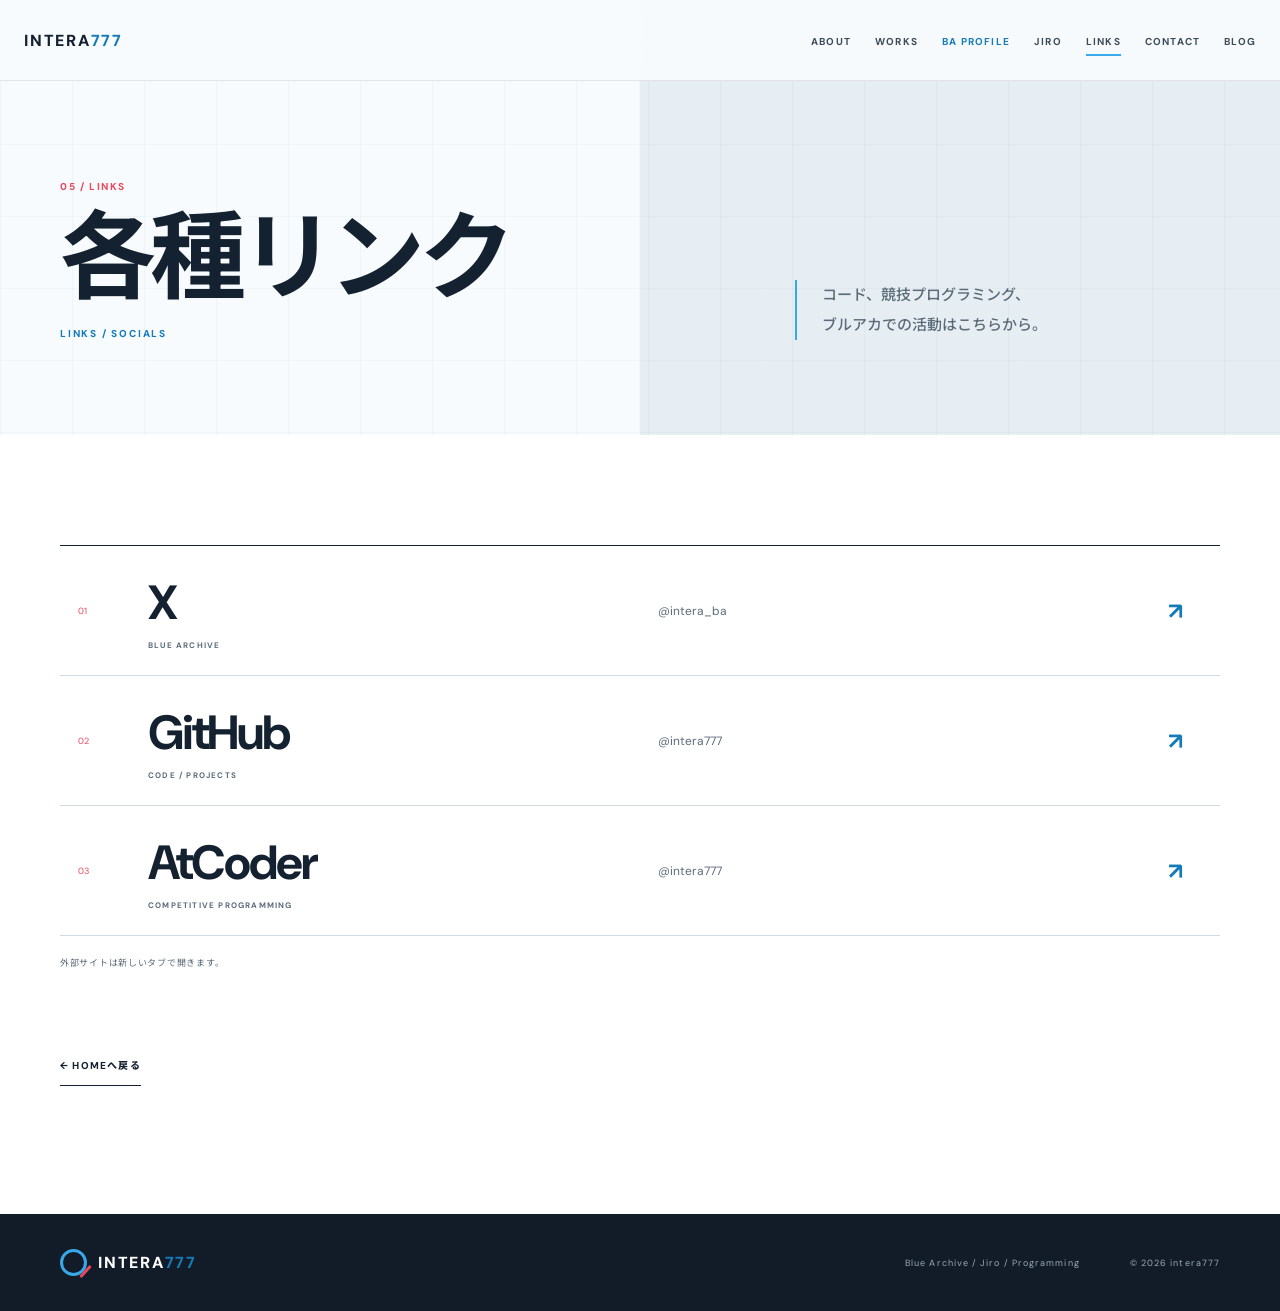
<file: links.html>
<!doctype html>
<html lang="ja">
    <head>
        <meta charset="utf-8">
        <meta name="viewport" content="width=device-width, initial-scale=1">
        <meta name="description" content="いんてらのX、GitHub、AtCoderへのリンクをまとめています。">
        <title>Links | いんてら</title>
        <link rel="stylesheet" href="stylesheet.css">
        <script src="script.js" defer></script>
    </head>
    <body class="subpage" data-page="links">
        <a class="skip-link" href="#main">
            本文へスキップ
        </a>
        <header class="site-header">
            <div class="header-inner">
                <a class="brand" href="index.html">
                    <span>INTERA<span class="brand-accent">777</span></span>
                </a>
                <button class="menu-button" type="button" aria-expanded="false" aria-controls="global-nav">
                    <span>MENU</span><i></i>
                </button>
                <nav class="global-nav" id="global-nav" aria-label="メインナビゲーション">
                    <a data-nav="about" href="about.html">
                        ABOUT
                    </a>
                    <a data-nav="works" href="works.html">
                        WORKS
                    </a>
                    <a data-nav="ba" class="nav-highlight" href="ba_profile.html">
                        BA PROFILE
                    </a>
                    <a data-nav="jiro" href="jiro.html">
                        JIRO
                    </a>
                    <a data-nav="links" href="links.html">
                        LINKS
                    </a>
                    <a data-nav="contact" href="contact.html">
                        CONTACT
                    </a>
                    <a data-nav="blog" href="blog.html">
                        BLOG
                    </a>
                </nav>
            </div>
        </header>
        <main id="main">
            <section class="page-hero">
                <div class="page-width page-hero-inner reveal">
                    <div>
                        <p>
                            05 / LINKS
                        </p>
                        <h1>
                            各種リンク
                        </h1>
                        <span>LINKS / SOCIALS</span>
                    </div>
                    <p>
                        コード、競技プログラミング、<br>ブルアカでの活動はこちらから。
                    </p>
                </div>
            </section>
            <section class="section links detail-section">
                <div class="page-width">
                    <div class="social-list reveal">
                        <a href="https://x.com/intera_ba" target="_blank" rel="noopener noreferrer">
                            <span>01</span><strong>X<small>BLUE ARCHIVE</small></strong><em>@intera_ba</em><b>↗</b>
                        </a>
                        <a href="https://github.com/intera777" target="_blank" rel="noopener noreferrer">
                            <span>02</span><strong>GitHub<small>CODE / PROJECTS</small></strong><em>@intera777</em><b>↗</b>
                        </a>
                        <a href="https://atcoder.jp/users/intera777" target="_blank" rel="noopener noreferrer">
                            <span>03</span><strong>AtCoder<small>COMPETITIVE PROGRAMMING</small></strong><em>@intera777</em><b>↗</b>
                        </a>
                    </div>
                    <p class="external-note reveal">
                        外部サイトは新しいタブで開きます。
                    </p>
                    <a class="back-home reveal" href="index.html">
                        ← HOMEへ戻る
                    </a>
                </div>
            </section>
        </main>
        <footer>
            <div class="page-width footer-inner">
                <a class="brand" href="index.html">
                    <span class="brand-mark"></span><span>INTERA<span class="brand-accent">777</span></span>
                </a>
                <p>
                    Blue Archive / Jiro / Programming
                </p>
                <p>
                    © <span id="current-year">2026</span> intera777
                </p>
            </div>
        </footer>
    </body>
</html>
</file>
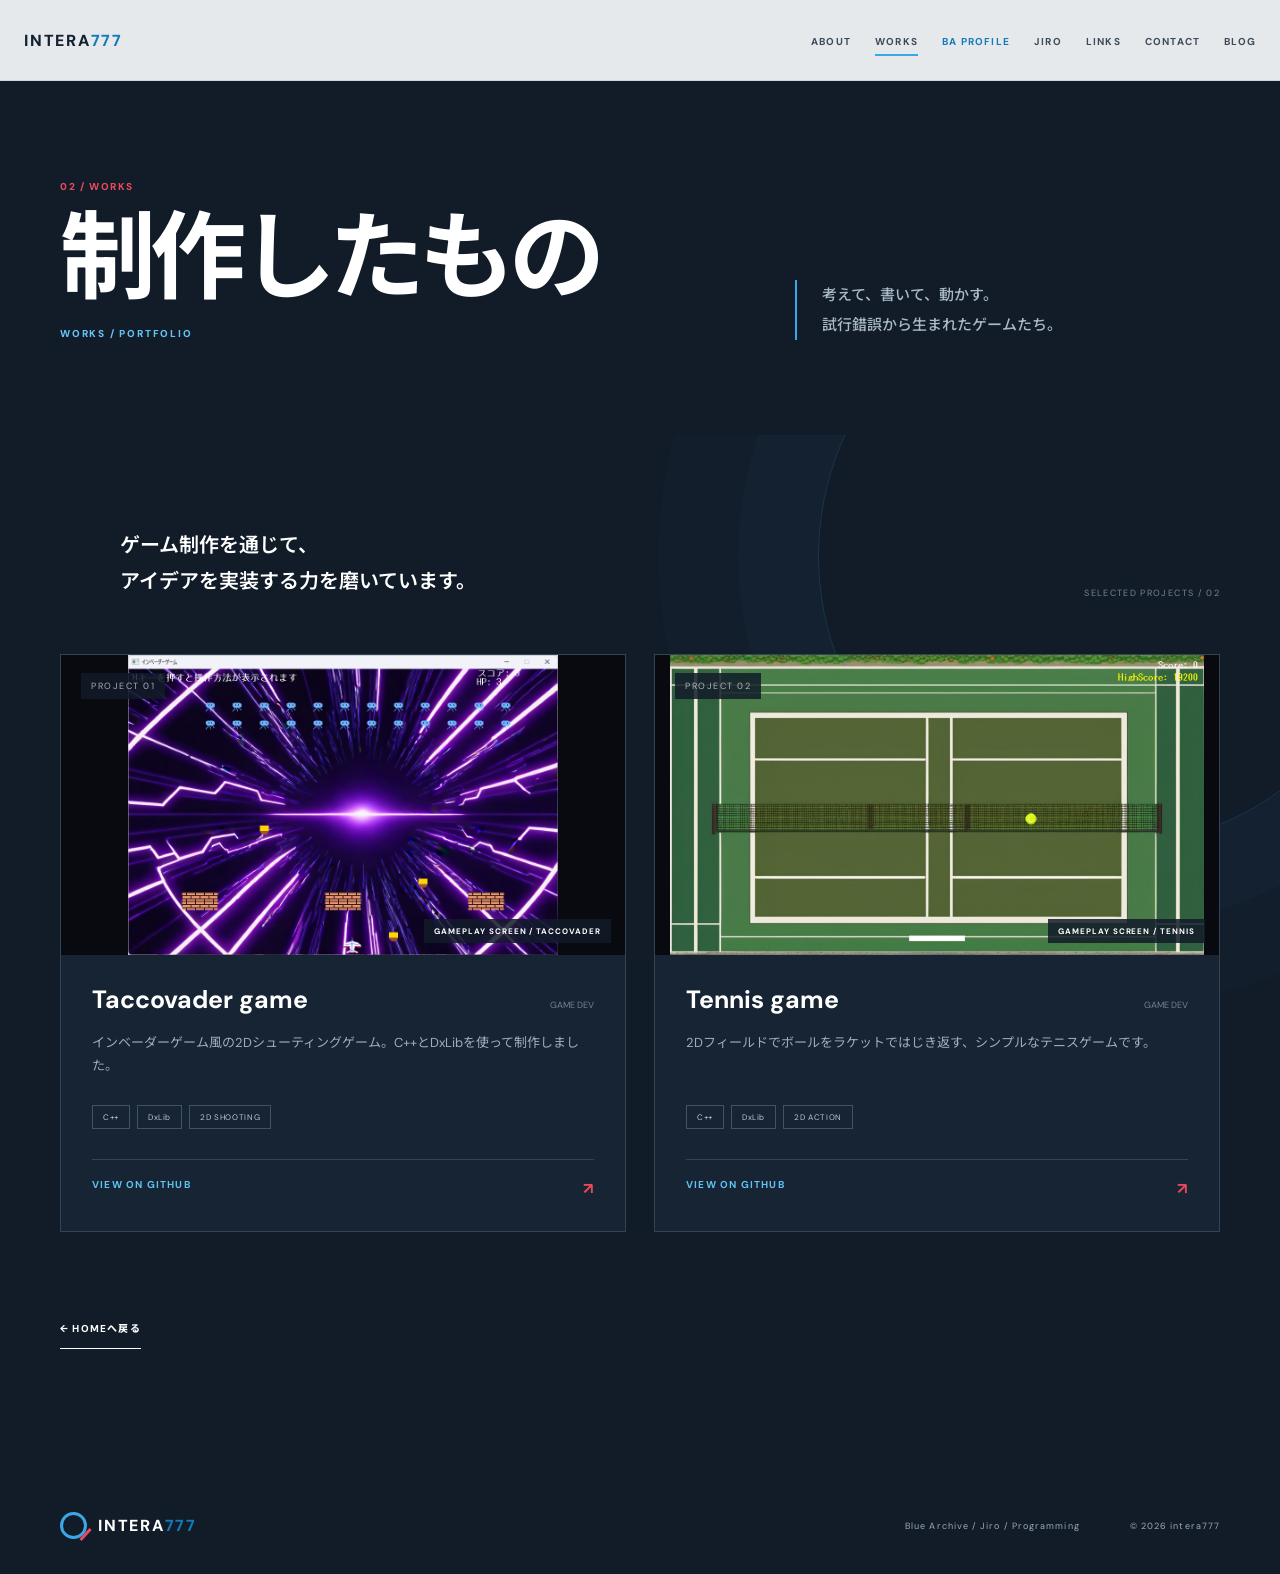
<file: works.html>
<!doctype html>
<html lang="ja">
    <head>
        <meta charset="utf-8">
        <meta name="viewport" content="width=device-width, initial-scale=1">
        <meta name="description" content="いんてらがC++とDxLibで制作したゲームを紹介します。">
        <title>Works | いんてら</title>
        <link rel="stylesheet" href="stylesheet.css">
        <script src="script.js" defer></script>
    </head>
    <body class="subpage" data-page="works">
        <a class="skip-link" href="#main">
            本文へスキップ
        </a>
        <header class="site-header">
            <div class="header-inner">
                <a class="brand" href="index.html" aria-label="ホームへ戻る">
                    <span>INTERA<span class="brand-accent">777</span></span>
                </a>
                <button class="menu-button" type="button" aria-expanded="false" aria-controls="global-nav">
                    <span>MENU</span><i></i>
                </button>
                <nav class="global-nav" id="global-nav" aria-label="メインナビゲーション">
                    <a data-nav="about" href="about.html">
                        ABOUT
                    </a>
                    <a data-nav="works" href="works.html">
                        WORKS
                    </a>
                    <a data-nav="ba" class="nav-highlight" href="ba_profile.html">
                        BA PROFILE
                    </a>
                    <a data-nav="jiro" href="jiro.html">
                        JIRO
                    </a>
                    <a data-nav="links" href="links.html">
                        LINKS
                    </a>
                    <a data-nav="contact" href="contact.html">
                        CONTACT
                    </a>
                    <a data-nav="blog" href="blog.html">
                        BLOG
                    </a>
                </nav>
            </div>
        </header>
        <main id="main">
            <section class="page-hero page-hero-dark">
                <div class="page-width page-hero-inner reveal">
                    <div>
                        <p>
                            02 / WORKS
                        </p>
                        <h1>
                            制作したもの
                        </h1>
                        <span>WORKS / PORTFOLIO</span>
                    </div>
                    <p>
                        考えて、書いて、動かす。<br>試行錯誤から生まれたゲームたち。
                    </p>
                </div>
            </section>
            <section class="section works detail-section">
                <div class="page-width">
                    <div class="works-intro reveal">
                        <p>
                            ゲーム制作を通じて、<br>アイデアを実装する力を磨いています。
                        </p>
                        <span>SELECTED PROJECTS / 02</span>
                    </div>
                    <div class="project-list">
                        <article class="project-card reveal">
                            <span class="project-number">PROJECT 01</span>
                            <figure class="project-shot">
                                <img src="image/Taccovader_game.png" alt="Taccovader gameのプレイ画面。宇宙を背景にインベーダーと自機が表示されている。">
                                <figcaption>
                                    GAMEPLAY SCREEN / TACCOVADER
                                </figcaption>
                            </figure>
                            <div class="project-content">
                                <div class="project-title-row">
                                    <h2>
                                        Taccovader game
                                    </h2>
                                    <span>GAME DEV</span>
                                </div>
                                <p>
                                    インベーダーゲーム風の2Dシューティングゲーム。C++とDxLibを使って制作しました。
                                </p>
                                <ul class="tag-list">
                                    <li>
                                        C++
                                    </li>
                                    <li>
                                        DxLib
                                    </li>
                                    <li>
                                        2D SHOOTING
                                    </li>
                                </ul>
                                <a class="project-link" href="https://github.com/intera777/Taccovader-game" target="_blank" rel="noopener noreferrer">
                                    VIEW ON GITHUB <span>↗</span>
                                </a>
                            </div>
                        </article>
                        <article class="project-card reveal">
                            <span class="project-number">PROJECT 02</span>
                            <figure class="project-shot">
                                <img src="image/Tennis_game.png" alt="Tennis gameのプレイ画面。テニスコート、ネット、ボール、ラケットが表示されている。">
                                <figcaption>
                                    GAMEPLAY SCREEN / TENNIS
                                </figcaption>
                            </figure>
                            <div class="project-content">
                                <div class="project-title-row">
                                    <h2>
                                        Tennis game
                                    </h2>
                                    <span>GAME DEV</span>
                                </div>
                                <p>
                                    2Dフィールドでボールをラケットではじき返す、シンプルなテニスゲームです。
                                </p>
                                <ul class="tag-list">
                                    <li>
                                        C++
                                    </li>
                                    <li>
                                        DxLib
                                    </li>
                                    <li>
                                        2D ACTION
                                    </li>
                                </ul>
                                <a class="project-link" href="https://github.com/intera777/Tennis-game" target="_blank" rel="noopener noreferrer">
                                    VIEW ON GITHUB <span>↗</span>
                                </a>
                            </div>
                        </article>
                    </div>
                    <a class="back-home back-home-light reveal" href="index.html">
                        ← HOMEへ戻る
                    </a>
                </div>
            </section>
        </main>
        <footer>
            <div class="page-width footer-inner">
                <a class="brand" href="index.html">
                    <span class="brand-mark"></span><span>INTERA<span class="brand-accent">777</span></span>
                </a>
                <p>
                    Blue Archive / Jiro / Programming
                </p>
                <p>
                    © <span id="current-year">2026</span> intera777
                </p>
            </div>
        </footer>
    </body>
</html>
</file>
<file: stylesheet.css>
@import url("https://fonts.googleapis.com/css2?family=DM+Sans:wght@400;500;600;700&family=Noto+Sans+JP:wght@400;500;700;800&display=swap");

:root {
    --ink: #142130;
    --muted: #5c6b79;
    --blue: #38a8e8;
    --blue-dark: #147bb8;
    --pale: #eaf7ff;
    --red: #e8495d;
    --line: #cfdae2;
    --night: #111c28;
    --page: min(1160px,calc(100% - 48px));
    --font: "DM Sans","Noto Sans JP","Yu Gothic",sans-serif;
}

* {
    box-sizing: border-box;
}

html {
    scroll-behavior: smooth;
}

body {
    margin: 0;
    color: var(--ink);
    background: #f8fbfd;
    font-family: var(--font);
    -webkit-font-smoothing: antialiased;
}

body.menu-open {
    overflow: hidden;
}

a {
    color: inherit;
    text-decoration: none;
}

img {
    display: block;
    max-width: 100%;
}

.page-width {
    width: var(--page);
    margin-inline: auto;
}

.mobile-only {
    display: none;
}

.skip-link {
    position: fixed;
    z-index: 100;
    top: 8px;
    left: 8px;
    padding: 10px 16px;
    background: var(--night);
    color: #fff;
    transform: translateY(-150%);
}

.skip-link:focus {
    transform: none;
}

.site-header {
    position: fixed;
    z-index: 50;
    inset: 0 0 auto;
    border-bottom: 1px solid transparent;
    transition: .25s;
}

.site-header.is-scrolled {
    background: #f8fbfdeb;
    border-color: #1421301a;
    box-shadow: 0 6px 24px #1421300d;
    backdrop-filter: blur(14px);
}

.header-inner {
    width: min(1280px,calc(100% - 48px));
    height: 80px;
    margin: auto;
    display: flex;
    align-items: center;
    justify-content: space-between;
}

.brand {
    display: inline-flex;
    align-items: center;
    gap: 11px;
    font-size: 16px;
    font-weight: 800;
    letter-spacing: .11em;
}

.brand-mark {
    position: relative;
    width: 27px;
    height: 27px;
    border: 3px solid var(--blue);
    border-radius: 50%;
}

.brand-mark:after {
    content: "";
    position: absolute;
    width: 15px;
    height: 3px;
    right: -9px;
    bottom: 0;
    background: var(--red);
    transform: rotate(-48deg);
}

.brand-accent {
    color: var(--blue-dark);
}

.global-nav {
    display: flex;
    align-items: center;
    gap: 30px;
}

.global-nav a {
    position: relative;
    padding: 29px 0 26px;
    color: #3d4b58;
    font-size: 11px;
    font-weight: 700;
    letter-spacing: .12em;
}

.global-nav a:after {
    content: "";
    position: absolute;
    inset: auto 50% 18px;
    width: 0;
    height: 2px;
    background: var(--blue);
    transition: .2s;
}

.global-nav a:hover:after,.global-nav a.is-active:after {
    left: 0;
    width: 100%;
}

.global-nav .nav-highlight {
    color: var(--blue-dark);
}

.menu-button {
    display: none;
}

.hero {
    position: relative;
    min-height: 760px;
    height: 100vh;
    overflow: hidden;
    background: linear-gradient(90deg,transparent 49.94%,#1f557814 50%),linear-gradient(#1f55780a 1px,transparent 1px),linear-gradient(90deg,#1f55780a 1px,transparent 1px),#f8fbfd;
    background-size: 100% 100%,72px 72px,72px 72px,auto;
}

.hero:before {
    content: "";
    position: absolute;
    width: 56vw;
    height: 56vw;
    min-width: 650px;
    min-height: 650px;
    right: -15vw;
    top: -17vw;
    border: 1px solid #38a8e829;
    border-radius: 50%;
}

.hero-grid {
    height: 100%;
    display: grid;
    grid-template-columns: 1.03fr .97fr;
    align-items: center;
    gap: 80px;
    padding-top: 72px;
}

.eyebrow {
    display: flex;
    align-items: center;
    gap: 12px;
    margin: 0 0 24px;
    color: var(--blue-dark);
    font-size: 11px;
    font-weight: 800;
    letter-spacing: .22em;
}

.eyebrow:before {
    content: "";
    width: 42px;
    height: 2px;
    background: var(--red);
}

.hero h1 {
    margin: 0;
    font-size: clamp(56px,6.1vw,94px);
    line-height: 1.16;
    letter-spacing: -.07em;
    font-weight: 800;
}

.hero h1 em {
    position: relative;
    color: var(--blue-dark);
    font-style: normal;
}

.hero h1 em:after {
    content: "";
    position: absolute;
    width: 26px;
    height: 26px;
    right: -35px;
    top: 0;
    border-top: 3px solid var(--red);
    border-right: 3px solid var(--red);
}

.hero-lead {
    margin: 32px 0 0;
    color: var(--muted);
    font-size: 16px;
    line-height: 2;
    font-weight: 500;
}

.hero-actions {
    display: flex;
    align-items: center;
    gap: 32px;
    margin-top: 42px;
}

.button {
    display: inline-flex;
    min-width: 208px;
    align-items: center;
    justify-content: space-between;
    padding: 17px 20px;
    border: 1px solid var(--blue-dark);
    background: var(--blue-dark);
    color: #fff;
    box-shadow: 8px 8px 0 #38a8e82e;
    font-size: 12px;
    font-weight: 700;
    letter-spacing: .08em;
    transition: .2s;
}

.button:hover {
    background: var(--ink);
    border-color: var(--ink);
    transform: translate(-2px,-2px);
}

.text-link {
    padding: 10px 0;
    border-bottom: 1px solid;
    font-size: 12px;
    font-weight: 700;
}

.text-link span {
    margin-left: 14px;
    color: var(--red);
}

.hero-visual {
    position: relative;
    aspect-ratio: 1/1.05;
}

.hero-card {
    position: absolute;
    z-index: 2;
    width: 68%;
    left: 16%;
    top: 12%;
    padding: 13px;
    background: #fff;
    box-shadow: 0 30px 70px #12334e33;
    transform: rotate(2.5deg);
}

.hero-card:before {
    content: "";
    position: absolute;
    z-index: -1;
    inset: 10px -18px -18px 10px;
    border: 2px solid #38a8e859;
}

.hero-card img {
    width: 100%;
    aspect-ratio: 1;
    object-fit: cover;
}

.hero-card p {
    display: flex;
    justify-content: space-between;
    margin: 13px 4px 2px;
    font-size: 14px;
    font-weight: 700;
}

.hero-card p span {
    color: var(--muted);
    font-size: 9px;
    letter-spacing: .18em;
}

.halo {
    position: absolute;
    border-radius: 50%;
    border: 1px solid #38a8e873;
}

.halo-one {
    width: 94%;
    aspect-ratio: 1;
    top: 1%;
    left: 3%;
}

.halo-two {
    width: 68%;
    aspect-ratio: 1;
    top: 14%;
    left: 16%;
    border-width: 13px;
    border-color: #38a8e81c;
}

.visual-note {
    position: absolute;
    z-index: 3;
    padding: 8px 11px;
    color: var(--blue-dark);
    background: #ffffffd9;
    border-left: 2px solid var(--red);
    font-size: 10px;
    font-weight: 800;
    letter-spacing: .14em;
}

.note-top {
    top: 15%;
    right: 1%;
}

.note-bottom {
    left: 0;
    bottom: 18%;
}

.cross-mark {
    position: absolute;
    right: 4%;
    bottom: 17%;
    width: 35px;
    height: 35px;
}

.cross-mark:before,.cross-mark:after {
    content: "";
    position: absolute;
    left: 16px;
    width: 2px;
    height: 35px;
    background: var(--red);
}

.cross-mark:after {
    transform: rotate(90deg);
}

.scroll-cue {
    position: absolute;
    left: 28px;
    bottom: 76px;
    display: flex;
    align-items: center;
    gap: 12px;
    margin: 0;
    color: var(--muted);
    font-size: 9px;
    letter-spacing: .2em;
    transform: rotate(90deg);
    transform-origin: left bottom;
}

.scroll-cue span {
    width: 50px;
    height: 1px;
    background: var(--blue);
}

.section {
    padding: 128px 0;
    scroll-margin-top: 72px;
}

.section-heading {
    display: flex;
    align-items: flex-start;
    gap: 24px;
    margin-bottom: 72px;
}

.section-heading>p {
    min-width: 36px;
    margin: 1px 0 0;
    color: var(--red);
    font-size: 11px;
    font-weight: 800;
    letter-spacing: .12em;
}

.section-heading span,.contact-copy>span {
    display: block;
    margin: 0 0 10px;
    color: var(--blue-dark);
    font-size: 11px;
    font-weight: 800;
    letter-spacing: .22em;
}

.section-heading h2 {
    margin: 0;
    font-size: clamp(34px,4vw,54px);
    line-height: 1;
    letter-spacing: -.04em;
}

.about {
    background: #fff;
}

.about-layout {
    display: grid;
    grid-template-columns: 1.15fr .85fr;
    gap: 110px;
}

.about-kicker {
    margin: 0 0 19px;
    color: var(--blue-dark);
    font-size: 12px;
    font-weight: 700;
    letter-spacing: .16em;
}

.about-message {
    margin: 0;
    font-size: clamp(26px,3vw,41px);
    line-height: 1.65;
    font-weight: 700;
    letter-spacing: -.04em;
}

.body-copy {
    max-width: 680px;
    margin: 27px 0 0;
    color: var(--muted);
    font-size: 15px;
    line-height: 2.1;
}

.profile-list {
    margin: 0;
    border-top: 1px solid;
}

.profile-list div {
    display: grid;
    grid-template-columns: 130px 1fr;
    align-items: baseline;
    gap: 18px;
    padding: 18px 0;
    border-bottom: 1px solid var(--line);
}

.profile-list dt {
    color: var(--blue-dark);
    font-size: 9px;
    font-weight: 800;
    letter-spacing: .14em;
}

.profile-list dd {
    margin: 0;
    font-size: 14px;
    font-weight: 600;
}

.interest-strip {
    display: grid;
    grid-template-columns: repeat(3,1fr);
    margin-top: 82px;
    border: 1px solid var(--line);
}

.interest-strip div {
    position: relative;
    padding: 31px 34px;
    border-right: 1px solid var(--line);
}

.interest-strip div:last-child {
    border: 0;
}

.interest-strip span {
    position: absolute;
    top: 12px;
    right: 15px;
    color: #b9c7d0;
    font-size: 9px;
}

.interest-strip strong,.interest-strip small {
    display: block;
}

.interest-strip strong {
    font-size: 15px;
}

.interest-strip small {
    margin-top: 6px;
    color: var(--muted);
    font-size: 10px;
    letter-spacing: .08em;
}

.works {
    position: relative;
    overflow: hidden;
    color: #fff;
    background: var(--night);
}

.works:before {
    content: "";
    position: absolute;
    top: -170px;
    right: -120px;
    width: 580px;
    height: 580px;
    border: 1px solid #38a8e82e;
    border-radius: 50%;
    box-shadow: 0 0 0 80px #38a8e806,0 0 0 160px #38a8e805;
}

.heading-light span {
    color: #65c4f5;
}

.heading-light h2 {
    color: #fff;
}

.works-intro {
    display: flex;
    justify-content: space-between;
    align-items: flex-end;
    margin: -18px 0 55px 60px;
}

.works-intro p {
    margin: 0;
    font-size: 20px;
    line-height: 1.8;
    font-weight: 600;
}

.works-intro span {
    color: #738394;
    font-size: 9px;
    letter-spacing: .15em;
}

.project-list {
    display: grid;
    grid-template-columns: 1fr 1fr;
    gap: 28px;
}

.project-card {
    position: relative;
    overflow: hidden;
    border: 1px solid #344454;
    background: #162433;
}

.project-number {
    position: absolute;
    z-index: 2;
    top: 18px;
    left: 20px;
    color: #ffffffa6;
    font-size: 9px;
    letter-spacing: .17em;
}

.project-visual {
    position: relative;
    height: 275px;
    overflow: hidden;
}

.project-visual b {
    position: absolute;
    z-index: 2;
    right: 15%;
    top: 50%;
    color: #ffffffe0;
    font-size: 95px;
    line-height: 1;
    transform: translateY(-50%);
}

.visual-tacco {
    background: linear-gradient(135deg,#173e62,#2b8ac0);
}

.visual-tacco:before,.visual-tacco:after {
    content: "";
    position: absolute;
    border: 1px solid #fff3;
    border-radius: 50%;
}

.visual-tacco:before {
    width: 290px;
    height: 290px;
    top: 20px;
    right: -30px;
}

.visual-tacco:after {
    width: 200px;
    height: 200px;
    top: 65px;
    right: 15px;
}

.visual-tacco i {
    position: absolute;
    width: 22px;
    height: 22px;
    left: 20%;
    top: 45%;
    border: 2px solid #fff6;
    transform: rotate(45deg);
}

.visual-tennis {
    background: linear-gradient(150deg,#236a72,#54b892);
}

.visual-tennis:before {
    content: "";
    position: absolute;
    inset: 38px 60px;
    border: 2px solid #fff6;
}

.visual-tennis i:before,.visual-tennis i:after {
    content: "";
    position: absolute;
    z-index: 1;
    background: #fff6;
}

.visual-tennis i:before {
    top: 38px;
    bottom: 38px;
    left: 50%;
    width: 2px;
}

.visual-tennis i:after {
    left: 60px;
    right: 60px;
    top: 50%;
    height: 2px;
}

.project-content {
    padding: 28px 31px 32px;
}

.project-title-row {
    display: flex;
    justify-content: space-between;
    align-items: baseline;
    gap: 20px;
}

.project-title-row h3 {
    margin: 0;
    font-size: 25px;
}

.project-title-row>span {
    color: #738394;
    font-size: 9px;
}

.project-content>p {
    min-height: 54px;
    margin: 15px 0 20px;
    color: #9dafbd;
    font-size: 13px;
    line-height: 1.8;
}

.tag-list {
    display: flex;
    flex-wrap: wrap;
    gap: 7px;
    margin: 0 0 30px;
    padding: 0;
    list-style: none;
}

.tag-list li {
    padding: 6px 10px;
    border: 1px solid #405364;
    color: #b9c8d3;
    font-size: 8px;
    letter-spacing: .08em;
}

.project-link {
    display: flex;
    justify-content: space-between;
    padding-top: 18px;
    border-top: 1px solid #344454;
    color: #61c3f3;
    font-size: 10px;
    font-weight: 700;
    letter-spacing: .12em;
}

.project-link span {
    color: var(--red);
    font-size: 16px;
    transition: .2s;
}

.project-link:hover span {
    transform: translate(3px,-3px);
}

.blog {
    background: var(--pale);
}

.coming-soon {
    display: grid;
    grid-template-columns: 190px 1fr auto;
    align-items: center;
    gap: 50px;
    padding: 50px;
    border: 1px solid #bddbe9;
    background: #ffffff8c;
}

.coming-symbol {
    position: relative;
    width: 150px;
    aspect-ratio: 1;
    border: 1px solid #a7d6ec;
    border-radius: 50%;
}

.coming-symbol:before,.coming-symbol:after {
    content: "";
    position: absolute;
    inset: 32px 74px;
    background: var(--blue);
}

.coming-symbol:after {
    inset: 74px 32px;
}

.coming-soon span {
    color: var(--blue-dark);
    font-size: 9px;
    font-weight: 700;
    letter-spacing: .16em;
}

.coming-soon h3 {
    margin: 10px 0 0;
    font-size: clamp(32px,5vw,61px);
    letter-spacing: -.04em;
}

.coming-soon h3+p {
    max-width: 590px;
    margin: 18px 0 0;
    color: var(--muted);
    font-size: 13px;
    line-height: 1.9;
}

.coming-soon small {
    align-self: start;
    display: flex;
    align-items: center;
    gap: 7px;
    color: var(--muted);
    font-size: 8px;
    letter-spacing: .13em;
}

.coming-soon small i {
    width: 6px;
    height: 6px;
    border-radius: 50%;
    background: #f1b94d;
    box-shadow: 0 0 0 4px #f1b94d2b;
}

.links {
    background: #fff;
}

.social-list {
    border-top: 1px solid;
}

.social-list a {
    display: grid;
    grid-template-columns: 70px 1fr 1fr 34px;
    align-items: center;
    min-height: 130px;
    padding: 22px 18px;
    border-bottom: 1px solid var(--line);
    transition: .2s;
}

.social-list a:hover {
    padding-left: 28px;
    color: var(--blue-dark);
    background: #f5fbff;
}

.social-list>a>span {
    color: var(--red);
    font-size: 9px;
}

.social-list strong {
    font-size: clamp(28px,4vw,48px);
    letter-spacing: -.04em;
}

.social-list strong small {
    display: block;
    margin-top: 6px;
    color: var(--muted);
    font-size: 8px;
    letter-spacing: .15em;
}

.social-list em {
    color: var(--muted);
    font-size: 12px;
    font-style: normal;
}

.social-list b {
    color: var(--blue-dark);
    font-size: 23px;
    transition: .2s;
}

.social-list a:hover b {
    transform: translate(3px,-3px);
}

.ba-profile {
    overflow: hidden;
    background: #f3f8fb;
}

.ba-grid {
    display: grid;
    grid-template-columns: 1.35fr 1fr .72fr;
    align-items: start;
    gap: 23px;
}

.ba-card {
    margin: 0;
    padding: 9px;
    border: 1px solid var(--line);
    background: #fff;
    box-shadow: 10px 13px 0 #dfedf4;
}

.ba-card img {
    width: 100%;
    aspect-ratio: 1.885/1;
    object-fit: cover;
}

.ba-card-main img {
    aspect-ratio: 1.6/1;
}

.ba-card figcaption {
    display: flex;
    justify-content: space-between;
    padding: 12px 5px 4px;
    color: var(--muted);
    font-size: 8px;
    letter-spacing: .12em;
}

.ba-card figcaption span {
    color: var(--red);
}

.ba-note {
    padding: 27px;
    color: #fff;
    background: var(--blue-dark);
    box-shadow: 9px 9px 0 #38a8e82e;
}

.ba-note>span {
    color: #a9ddf6;
    font-size: 8px;
    letter-spacing: .16em;
}

.ba-note h3 {
    margin: 5px 0 24px;
    font-size: 21px;
}

.ba-note dl {
    margin: 0;
    border-top: 1px solid #ffffff4d;
}

.ba-note dl div {
    display: flex;
    justify-content: space-between;
    padding: 12px 0;
    border-bottom: 1px solid #fff3;
    font-size: 11px;
}

.ba-note dt {
    color: #b9e1f5;
}

.ba-note dd {
    margin: 0;
    font-weight: 600;
}

.ba-note p {
    margin: 34px 0 0;
    font-size: 22px;
    line-height: 1.5;
    font-weight: 700;
}

.contact {
    color: #fff;
    background: var(--blue-dark);
}

.contact-inner {
    display: grid;
    grid-template-columns: .85fr 1.15fr;
    gap: 100px;
    align-items: end;
}

.contact-copy>span {
    color: #b9e5fa;
}

.contact-copy h2 {
    margin: 0;
    font-size: clamp(56px,8vw,100px);
    line-height: .95;
    letter-spacing: -.07em;
}

.contact-copy p {
    max-width: 430px;
    margin: 28px 0 0;
    color: #cce9f7;
    font-size: 13px;
    line-height: 1.9;
}

.contact-actions {
    border-top: 1px solid #ffffff8c;
}

.contact-actions a {
    display: grid;
    grid-template-columns: 120px 1fr 20px;
    align-items: center;
    padding: 27px 7px;
    border-bottom: 1px solid #fff6;
}

.contact-actions span {
    color: #b9e5fa;
    font-size: 8px;
    letter-spacing: .16em;
}

.contact-actions strong {
    font-size: clamp(15px,2vw,23px);
    font-weight: 500;
}

.contact-actions i {
    font-size: 18px;
    font-style: normal;
    transition: .2s;
}

.contact-actions a:hover i {
    transform: translateX(5px);
}

footer {
    padding: 35px 0;
    color: #9eabb7;
    background: var(--night);
}

.footer-inner {
    display: grid;
    grid-template-columns: 1fr auto auto;
    align-items: center;
    gap: 50px;
}

.footer-inner .brand {
    color: #fff;
}

.footer-inner p {
    margin: 0;
    font-size: 9px;
    letter-spacing: .12em;
}

.reveal {
    opacity: 0;
    transform: translateY(22px);
    transition: opacity .7s,transform .7s;
}

.reveal.is-visible {
    opacity: 1;
    transform: none;
}

.contact-copy small {
    display: block;
    max-width: 430px;
    margin-top: 18px;
    color: #9dd3ed;
    font-size: 9px;
    line-height: 1.8;
}

@media(prefers-reduced-motion:reduce) {
    html {
        scroll-behavior: auto;
    }
    .reveal {
        opacity: 1;
        transform: none;
    }
    *,*:before,*:after {
        transition-duration: .01ms!important;
    }
}

@media(max-width:980px) {
    :root {
        --page: min(calc(100% - 40px),760px);
    }
    .header-inner {
        width: calc(100% - 40px);
    }
    .menu-button {
        z-index: 2;
        display: flex;
        align-items: center;
        gap: 10px;
        padding: 10px 0;
        border: 0;
        background: transparent;
        font: 800 9px var(--font);
        letter-spacing: .13em;
    }
    .menu-button i,.menu-button i:after {
        display: block;
        width: 24px;
        height: 2px;
        background: var(--ink);
        transition: .2s;
    }
    .menu-button i {
        position: relative;
        transform: translateY(-4px);
    }
    .menu-button i:after {
        content: "";
        position: absolute;
        top: 8px;
    }
    .menu-button[aria-expanded=true] i {
        transform: rotate(45deg);
    }
    .menu-button[aria-expanded=true] i:after {
        top: 0;
        transform: rotate(-90deg);
    }
    .global-nav {
        position: fixed;
        inset: 0 auto auto 0;
        width: 100vw;
        min-height: 100vh;
        height: 100dvh;
        padding: max(88px,12vh) 20px 40px;
        overflow-y: auto;
        flex-direction: column;
        justify-content: flex-start;
        gap: 4px;
        visibility: hidden;
        opacity: 0;
        background: #f8fbfdfb;
        transition: .2s;
    }
    .global-nav.is-open {
        visibility: visible;
        opacity: 1;
    }
    .global-nav a {
        padding: 12px;
        font-size: 18px;
    }
    .global-nav a:after {
        display: none;
    }
    .hero-grid {
        grid-template-columns: 1fr 1fr;
        gap: 30px;
    }
    .hero h1 {
        font-size: clamp(50px,8.3vw,72px);
    }
    .hero-card {
        width: 78%;
        left: 11%;
    }
    .scroll-cue {
        display: none;
    }
    .about-layout {
        grid-template-columns: 1fr;
        gap: 55px;
    }
    .project-list {
        grid-template-columns: 1fr;
    }
    .coming-soon {
        grid-template-columns: 150px 1fr;
        gap: 35px;
    }
    .coming-symbol {
        width: 130px;
    }
    .coming-soon small {
        display: none;
    }
    .ba-grid {
        grid-template-columns: 1.2fr .8fr;
    }
    .ba-card-main {
        grid-column: 1/-1;
    }
    .contact-inner {
        grid-template-columns: 1fr;
        gap: 60px;
    }
}

@media(max-width:660px) {
    :root {
        --page: calc(100% - 34px);
    }
    .header-inner {
        width: calc(100% - 34px);
        height: 68px;
    }
    .brand {
        font-size: 13px;
    }
    .brand-mark {
        width: 23px;
        height: 23px;
    }
    .mobile-only {
        display: initial;
    }
    .hero {
        min-height: 800px;
        height: 100svh;
    }
    .hero-grid {
        display: flex;
        flex-direction: column;
        justify-content: center;
        align-items: stretch;
        gap: 40px;
        min-height: 800px;
        padding-top: 80px;
    }
    .hero-copy {
        z-index: 3;
    }
    .eyebrow {
        margin-bottom: 15px;
    }
    .hero h1 {
        font-size: clamp(46px,15.2vw,66px);
    }
    .hero h1 em:after {
        width: 17px;
        height: 17px;
        right: -23px;
    }
    .hero-lead {
        margin-top: 21px;
        font-size: 13px;
        line-height: 1.8;
    }
    .hero-actions {
        margin-top: 28px;
        gap: 20px;
    }
    .button {
        min-width: 175px;
        padding: 14px;
        font-size: 10px;
    }
    .text-link {
        font-size: 10px;
    }
    .hero-visual {
        position: absolute;
        z-index: 1;
        width: 270px;
        height: 270px;
        right: -65px;
        bottom: 15px;
        opacity: .42;
    }
    .hero-card p,.visual-note,.cross-mark {
        display: none;
    }
    .section {
        padding: 92px 0;
    }
    .section-heading {
        gap: 13px;
        margin-bottom: 48px;
    }
    .section-heading>p {
        min-width: 28px;
    }
    .section-heading h2 {
        font-size: 34px;
    }
    .about-message {
        font-size: 24px;
    }
    .body-copy {
        font-size: 13px;
    }
    .profile-list div {
        grid-template-columns: 105px 1fr;
    }
    .interest-strip {
        grid-template-columns: 1fr;
        margin-top: 56px;
    }
    .interest-strip div {
        border-right: 0;
        border-bottom: 1px solid var(--line);
    }
    .works-intro {
        display: block;
        margin: -10px 0 40px;
    }
    .works-intro p {
        font-size: 17px;
    }
    .works-intro span {
        display: block;
        margin-top: 18px;
    }
    .project-visual {
        height: 205px;
    }
    .project-content {
        padding: 24px 22px;
    }
    .project-content>p {
        min-height: 0;
    }
    .coming-soon {
        display: block;
        padding: 30px 24px;
    }
    .coming-symbol {
        width: 86px;
        margin-bottom: 27px;
    }
    .coming-symbol:before {
        inset: 19px 42px;
    }
    .coming-symbol:after {
        inset: 42px 19px;
    }
    .social-list a {
        grid-template-columns: 35px 1fr 25px;
        min-height: 105px;
        padding-inline: 8px;
    }
    .social-list a:hover {
        padding-left: 12px;
    }
    .social-list strong {
        font-size: 29px;
    }
    .social-list em {
        display: none;
    }
    .social-list b {
        font-size: 18px;
    }
    .ba-grid {
        grid-template-columns: 1fr;
        gap: 30px;
    }
    .ba-card-main {
        grid-column: auto;
    }
    .ba-note {
        padding: 25px;
    }
    .contact-copy h2 {
        font-size: 61px;
    }
    .contact-actions a {
        grid-template-columns: 1fr 20px;
        gap: 6px;
    }
    .contact-actions span {
        grid-column: 1/-1;
    }
    .contact-actions strong {
        font-size: 15px;
    }
    .footer-inner {
        grid-template-columns: 1fr auto;
        gap: 20px;
    }
    .footer-inner>p:nth-child(2) {
        display: none;
    }
}

/* Multi-page layout */

.page-index {
    background: #fff;
}

.page-index-lead {
    margin: -45px 0 45px 60px;
    color: var(--muted);
    font-size: 14px;
}

.page-card-grid {
    display: grid;
    grid-template-columns: repeat(3,1fr);
    gap: 18px;
}

.page-card {
    position: relative;
    min-height: 280px;
    padding: 28px;
    border: 1px solid var(--line);
    background: #fff;
    transition: transform .25s,box-shadow .25s,border-color .25s;
}

.page-card:hover {
    z-index: 2;
    transform: translateY(-6px);
    border-color: var(--blue);
    box-shadow: 0 22px 45px #173f5a1f;
}

.page-card-number {
    position: absolute;
    top: 25px;
    right: 25px;
    color: var(--red);
    font-size: 9px;
    font-weight: 800;
}

.page-card>p {
    margin: 45px 0 8px;
    color: var(--blue-dark);
    font-size: 9px;
    font-weight: 800;
    letter-spacing: .17em;
}

.page-card h3 {
    margin: 0;
    font-size: clamp(34px,4vw,50px);
    letter-spacing: -.05em;
}

.page-card small {
    display: block;
    max-width: 230px;
    margin-top: 18px;
    color: var(--muted);
    font-size: 11px;
    line-height: 1.7;
}

.page-card>i {
    position: absolute;
    right: 27px;
    bottom: 23px;
    color: var(--red);
    font-size: 22px;
    font-style: normal;
    transition: transform .2s;
}

.page-card:hover>i {
    transform: translateX(5px);
}

.page-card-dark {
    color: #fff;
    border-color: #263747;
    background: var(--night);
}

.page-card-dark small {
    color: #9dafbd;
}

.page-card-pale {
    background: var(--pale);
}

.page-card-blue {
    color: #fff;
    border-color: var(--blue-dark);
    background: var(--blue-dark);
}

.page-card-blue>p,.page-card-blue small {
    color: #d4f0ff;
}

.page-card-image {
    overflow: hidden;
    color: #fff;
    background: linear-gradient(#17334dbd,#17334de8),url("image/ba_id_card.jpg") center/cover;
}

.page-card-image>p,.page-card-image small {
    color: #d4f0ff;
}

.subpage .site-header {
    background: #f8fbfdeb;
    border-bottom-color: #1421301a;
    backdrop-filter: blur(14px);
}

body.menu-open .site-header {
    backdrop-filter: none;
}

.page-hero {
    padding: 180px 0 95px;
    overflow: hidden;
    background: linear-gradient(90deg,transparent 49.94%,#1f557814 50%),linear-gradient(#1f55780a 1px,transparent 1px),linear-gradient(90deg,#1f55780a 1px,transparent 1px),#f8fbfd;
    background-size: 100% 100%,72px 72px,72px 72px,auto;
}

.page-hero-inner {
    display: grid;
    grid-template-columns: 1fr .65fr;
    align-items: end;
    gap: 80px;
}

.page-hero-inner>div>p {
    margin: 0 0 18px;
    color: var(--red);
    font-size: 10px;
    font-weight: 800;
    letter-spacing: .16em;
}

.page-hero h1 {
    margin: 0;
    font-size: clamp(52px,7.5vw,96px);
    line-height: 1;
    letter-spacing: -.065em;
}

.page-hero-inner>div>span {
    display: block;
    margin-top: 20px;
    color: var(--blue-dark);
    font-size: 10px;
    font-weight: 800;
    letter-spacing: .18em;
}

.page-hero-inner>p {
    margin: 0;
    padding-left: 25px;
    border-left: 2px solid var(--blue);
    color: var(--muted);
    font-size: 15px;
    line-height: 2;
    font-weight: 500;
}

.page-hero-dark {
    color: #fff;
    background: var(--night);
}

.page-hero-dark .page-hero-inner>p {
    color: #a9b9c6;
}

.page-hero-dark .page-hero-inner>div>span {
    color: #65c4f5;
}

.page-hero-pale {
    background: var(--pale);
}

.page-hero-blue {
    color: #fff;
    background: var(--blue-dark);
}

.page-hero-blue .page-hero-inner>div>p {
    color: #fff;
}

.page-hero-blue .page-hero-inner>div>span,.page-hero-blue .page-hero-inner>p {
    color: #d4f0ff;
}

.page-hero-blue .page-hero-inner>p {
    border-color: #fff;
}

.page-hero-ba {
    position: relative;
    background: linear-gradient(100deg,#f8fbfd 0%,#f8fbfdf2 58%,#e8f6fdb8 100%);
}

.page-hero-ba:after {
    content: "";
    position: absolute;
    width: 340px;
    height: 340px;
    right: -90px;
    top: 90px;
    border: 35px solid #38a8e81f;
    border-radius: 50%;
}

.detail-section {
    padding-top: 110px;
}

.project-title-row h2 {
    margin: 0;
    font-size: 25px;
}

.back-home {
    display: inline-block;
    margin-top: 75px;
    padding: 13px 0;
    border-bottom: 1px solid var(--ink);
    font-size: 10px;
    font-weight: 800;
    letter-spacing: .12em;
}

.back-home-light {
    color: #fff;
    border-color: #fff;
}

.about-feature {
    display: grid;
    grid-template-columns: 1fr 1fr;
    align-items: center;
    gap: 65px;
    margin-top: 85px;
    padding-top: 70px;
    border-top: 1px solid var(--line);
}

.about-feature img {
    width: 100%;
    aspect-ratio: 1.6/1;
    object-fit: cover;
}

.about-feature span,.ba-message span,.policy-box>span {
    color: var(--blue-dark);
    font-size: 9px;
    font-weight: 800;
    letter-spacing: .16em;
}

.about-feature h2,.ba-message h2 {
    margin: 12px 0 18px;
    font-size: clamp(28px,4vw,44px);
    letter-spacing: -.04em;
}

.about-feature p,.ba-message p {
    margin: 0;
    color: var(--muted);
    font-size: 13px;
    line-height: 2;
}

.blog-topics {
    display: grid;
    grid-template-columns: repeat(3,1fr);
    margin-top: 45px;
    border: 1px solid #bddbe9;
    background: #fff;
}

.blog-topics article {
    padding: 30px;
    border-right: 1px solid #bddbe9;
}

.blog-topics article:last-child {
    border: 0;
}

.blog-topics span {
    color: var(--red);
    font-size: 9px;
    font-weight: 800;
}

.blog-topics h3 {
    margin: 15px 0 10px;
}

.blog-topics p {
    margin: 0;
    color: var(--muted);
    font-size: 12px;
    line-height: 1.8;
}

.external-note {
    margin: 20px 0 0;
    color: var(--muted);
    font-size: 9px;
    letter-spacing: .08em;
}

.policy-box {
    margin-top: 80px;
    padding: 40px;
    border: 1px solid #ffffff59;
    background: #ffffff12;
}

.policy-box>span {
    color: #b9e5fa;
}

.policy-box h3 {
    margin: 12px 0 15px;
    font-size: 22px;
}

.policy-box p {
    max-width: 850px;
    margin: 0;
    color: #cce9f7;
    font-size: 12px;
    line-height: 2;
}

.ba-message {
    max-width: 800px;
    margin: 90px auto 0;
    text-align: center;
}

.ba-message p {
    max-width: 680px;
    margin: 0 auto;
}

.ba-message a {
    display: inline-block;
    margin-top: 28px;
    padding: 14px 25px;
    color: #fff;
    background: var(--blue-dark);
    font-size: 10px;
    font-weight: 800;
    letter-spacing: .1em;
}

@media(max-width:980px) {
    .page-card-grid {
        grid-template-columns: repeat(2,1fr);
    }
    .page-hero-inner {
        grid-template-columns: 1fr 1fr;
        gap: 40px;
    }
    .about-feature {
        gap: 35px;
    }
}

@media(max-width:660px) {
    .page-index-lead {
        margin: -25px 0 35px;
    }
    .page-card-grid {
        grid-template-columns: 1fr;
    }
    .page-card {
        min-height: 220px;
    }
    .page-card>p {
        margin-top: 30px;
    }
    .subpage .site-header {
        height: 68px;
    }
    .page-hero {
        padding: 130px 0 65px;
    }
    .page-hero-inner {
        grid-template-columns: 1fr;
        gap: 35px;
    }
    .page-hero h1 {
        font-size: 50px;
    }
    .page-hero-inner>p {
        font-size: 13px;
    }
    .detail-section {
        padding-top: 75px;
    }
    .about-feature {
        grid-template-columns: 1fr;
        margin-top: 60px;
        padding-top: 50px;
    }
    .blog-topics {
        grid-template-columns: 1fr;
    }
    .blog-topics article {
        border-right: 0;
        border-bottom: 1px solid #bddbe9;
    }
    .policy-box {
        margin-top: 55px;
        padding: 28px 22px;
    }
    .ba-message {
        margin-top: 65px;
    }
    .back-home {
        margin-top: 55px;
    }
}

/* Jiro, project screenshots and real-event history */

@media(min-width:981px) {
    .global-nav {
        gap: 24px;
    }
    .global-nav a {
        font-size: 10px;
    }
}

.page-card-jiro {
    color: #171717;
    border-color: #e1c300;
    background: linear-gradient(#ffe100e8,#ffe100e8),url("image/jiro_sengawa.jpg") center/cover;
}

.page-card-jiro>p,.page-card-jiro small {
    color: #342f00;
}

.page-card-jiro .page-card-number,.page-card-jiro>i {
    color: #d62c2c;
}

.project-shot {
    position: relative;
    height: 300px;
    margin: 0;
    overflow: hidden;
    background: #080a10;
}

.project-shot img {
    width: 100%;
    height: 100%;
    object-fit: contain;
}

.project-shot figcaption {
    position: absolute;
    right: 14px;
    bottom: 12px;
    padding: 7px 10px;
    color: #fff;
    background: #111c28d9;
    font-size: 8px;
    font-weight: 700;
    letter-spacing: .12em;
}

.project-card .project-number {
    padding: 7px 10px;
    background: #111c28d9;
}

.event-history {
    margin-top: 95px;
    padding: 55px;
    border: 1px solid #c8dce8;
    background: #fff;
    box-shadow: 12px 14px 0 #dfedf4;
}

.event-history header {
    display: grid;
    grid-template-columns: 1fr 2fr;
    align-items: end;
    column-gap: 45px;
    padding-bottom: 35px;
    border-bottom: 1px solid var(--line);
}

.event-history header>span {
    grid-column: 1/-1;
    margin-bottom: 12px;
    color: var(--blue-dark);
    font-size: 9px;
    font-weight: 800;
    letter-spacing: .17em;
}

.event-history header h2 {
    margin: 0;
    font-size: clamp(28px,4vw,46px);
    letter-spacing: -.04em;
}

.event-history header p {
    margin: 0;
    color: var(--muted);
    font-size: 12px;
    line-height: 1.9;
}

.event-columns {
    display: grid;
    grid-template-columns: 1fr 1fr;
    gap: 60px;
    padding-top: 35px;
}

.event-columns h3 {
    display: flex;
    align-items: center;
    gap: 10px;
    margin: 0 0 13px;
    color: var(--blue-dark);
    font-size: 11px;
    letter-spacing: .1em;
}

.event-columns h3 i {
    width: 7px;
    height: 7px;
    border-radius: 50%;
    background: var(--blue);
    box-shadow: 0 0 0 4px #38a8e824;
}

.event-planned h3 {
    color: var(--red);
}

.event-planned h3 i {
    background: var(--red);
    box-shadow: 0 0 0 4px #e8495d24;
}

.event-columns ol {
    margin: 0;
    padding: 0;
    list-style: none;
    border-top: 1px solid var(--ink);
}

.event-columns li {
    display: grid;
    grid-template-columns: 38px 1fr;
    align-items: center;
    min-height: 52px;
    border-bottom: 1px solid var(--line);
    font-size: 13px;
    font-weight: 600;
}

.event-columns li span {
    color: #9caeba;
    font-size: 8px;
    letter-spacing: .08em;
}

.page-hero-jiro {
    color: #171717;
    background: linear-gradient(110deg,#ffe500 0%,#ffdb00 66%,#f2c900 100%);
}

.page-hero-jiro .page-hero-inner>div>p {
    color: #d52626;
}

.page-hero-jiro .page-hero-inner>div>span {
    color: #3a3400;
}

.page-hero-jiro .page-hero-inner>p {
    color: #332e00;
    border-color: #d52626;
}

.jiro-section {
    background: #fffdf2;
}

.jiro-intro {
    display: grid;
    grid-template-columns: 1fr 1.5fr;
    align-items: end;
    gap: 40px;
    margin-bottom: 55px;
}

.jiro-intro span {
    grid-column: 1/-1;
    color: #d52626;
    font-size: 9px;
    font-weight: 800;
    letter-spacing: .17em;
}

.jiro-intro h2 {
    margin: 0;
    font-size: clamp(38px,6vw,72px);
    letter-spacing: -.06em;
}

.jiro-intro p {
    margin: 0;
    color: #625d3b;
    font-size: 13px;
    line-height: 2;
}

.jiro-gallery {
    display: grid;
    grid-template-columns: .9fr 1.1fr;
    align-items: start;
    gap: 24px;
}

.jiro-photo {
    margin: 0;
    padding: 10px;
    border: 1px solid #d4ca86;
    background: #fff;
    box-shadow: 9px 10px 0 #f1df60;
}

.jiro-photo>div {
    overflow: hidden;
    background: #111;
}

.jiro-photo img {
    width: 100%;
    aspect-ratio: 1.5/1;
    object-fit: cover;
    transition: transform .5s;
}

.jiro-photo:hover img {
    transform: scale(1.025);
}

.jiro-photo .stamp-image {
    background: #ffe900;
}

.jiro-photo .stamp-image img {
    object-fit: contain;
}

.jiro-photo figcaption {
    display: grid;
    grid-template-columns: 1fr auto;
    gap: 6px;
    padding: 17px 7px 7px;
}

.jiro-photo figcaption span {
    grid-column: 1/-1;
    color: #d52626;
    font-size: 8px;
    font-weight: 800;
    letter-spacing: .14em;
}

.jiro-photo figcaption strong {
    font-size: 16px;
}

.jiro-photo figcaption small {
    align-self: center;
    color: #8f8862;
    font-size: 8px;
    letter-spacing: .1em;
}

.jiro-note {
    position: relative;
    margin-top: 55px;
    padding: 32px 90px 32px 32px;
    color: #fff;
    background: #171717;
}

.jiro-note span {
    color: #ffe100;
    font-size: 8px;
    font-weight: 800;
    letter-spacing: .15em;
}

.jiro-note p {
    margin: 10px 0 0;
    font-size: 20px;
    line-height: 1.6;
    font-weight: 700;
}

.jiro-note i {
    position: absolute;
    right: 35px;
    top: 50%;
    color: #ffe100;
    font-size: 28px;
    font-style: normal;
    transform: translateY(-50%);
}

@media(max-width:980px) {
    .event-history {
        padding: 40px;
    }
    .jiro-intro {
        grid-template-columns: 1fr 1fr;
    }
    .jiro-gallery {
        grid-template-columns: .9fr 1.1fr;
    }
}

@media(max-width:660px) {
    .project-shot {
        height: 220px;
    }
    .event-history {
        margin-top: 65px;
        padding: 28px 21px;
        box-shadow: 7px 8px 0 #dfedf4;
    }
    .event-history header {
        grid-template-columns: 1fr;
        gap: 16px;
    }
    .event-history header>span {
        grid-column: auto;
    }
    .event-columns {
        grid-template-columns: 1fr;
        gap: 38px;
    }
    .jiro-intro {
        grid-template-columns: 1fr;
        gap: 18px;
    }
    .jiro-intro span {
        grid-column: auto;
    }
    .jiro-gallery {
        grid-template-columns: 1fr;
        gap: 35px;
    }
    .jiro-note {
        padding: 25px 70px 25px 24px;
    }
    .jiro-note p {
        font-size: 17px;
    }
}

/* About: hierarchical interests */

.interest-strip.interest-hierarchy {
    display: grid;
    grid-template-columns: 1fr 1fr;
    gap: 0;
    margin-top: 82px;
    border: 1px solid var(--line);
    background: #fff;
}

.interest-hierarchy div {
    position: static;
    padding: 0;
    border: 0;
}

.interest-hierarchy span {
    position: static;
}

.interest-hierarchy h2,.interest-hierarchy h3,.interest-hierarchy p {
    margin: 0;
}

.interest-hierarchy .interest-parent {
    grid-column: 1/-1;
    display: grid;
    grid-template-columns: .72fr 1.28fr;
    min-height: 210px;
    border-bottom: 1px solid var(--line);
}

.interest-title {
    display: flex!important;
    align-items: flex-start;
    gap: 25px;
    padding: 36px!important;
    background: var(--night);
}

.interest-hierarchy .interest-number {
    flex: 0 0 auto;
    color: var(--red);
    font-size: 9px;
    font-weight: 800;
    letter-spacing: .1em;
}

.interest-title small,.interest-root small {
    margin: 0 0 8px;
    color: #77c9f3;
    font-size: 8px;
    font-weight: 800;
    letter-spacing: .16em;
}

.interest-title h2 {
    color: #fff;
    font-size: clamp(30px,4vw,48px);
    line-height: 1;
    letter-spacing: -.04em;
}

.interest-branches {
    position: relative!important;
    display: grid;
    grid-template-columns: 1fr 1fr;
    background: #f7fbfd;
}

.interest-branches:before {
    content: "";
    position: absolute;
    left: 35px;
    right: 35px;
    top: 50%;
    height: 1px;
    background: var(--line);
}

.interest-branches article {
    position: relative;
    display: flex;
    align-items: flex-start;
    gap: 20px;
    padding: 52px 33px 32px;
}

.interest-branches article+article {
    border-left: 1px solid var(--line);
}

.interest-branches article:before {
    content: "";
    position: absolute;
    top: 31px;
    left: 33px;
    width: 10px;
    height: 10px;
    border: 2px solid var(--blue);
    border-radius: 50%;
    background: #f7fbfd;
}

.interest-branches article>span {
    margin-top: 3px;
    color: #9caeba;
    font-size: 8px;
    letter-spacing: .08em;
}

.interest-branches h3 {
    font-size: 18px;
    line-height: 1.5;
}

.interest-branches small {
    margin-top: 7px;
    color: var(--muted);
    font-size: 9px;
    letter-spacing: .08em;
}

.interest-root {
    display: flex;
    align-items: flex-start;
    gap: 25px;
    min-height: 165px;
    padding: 35px!important;
}

.interest-root+.interest-root {
    border-left: 1px solid var(--line);
}

.interest-root small {
    color: var(--blue-dark);
}

.interest-root h2 {
    font-size: clamp(24px,3vw,38px);
    line-height: 1;
    letter-spacing: -.04em;
}

.interest-root p {
    margin-top: 12px;
    color: var(--muted);
    font-size: 10px;
    letter-spacing: .08em;
}

.interest-root-jiro {
    background: #fffbe2;
}

.interest-root-jiro small {
    color: #b39700;
}

.interest-root-jiro .interest-number {
    color: #d62c2c;
}

@media(max-width:760px) {
    .interest-strip.interest-hierarchy {
        grid-template-columns: 1fr;
        margin-top: 56px;
    }
    .interest-hierarchy .interest-parent {
        grid-template-columns: 1fr;
    }
    .interest-title {
        padding: 30px!important;
    }
    .interest-branches {
        grid-template-columns: 1fr;
    }
    .interest-branches:before {
        top: 0;
        bottom: 0;
        left: 35px;
        width: 1px;
        height: auto;
    }
    .interest-branches article {
        padding: 31px 25px 31px 58px;
    }
    .interest-branches article+article {
        border-top: 1px solid var(--line);
        border-left: 0;
    }
    .interest-branches article:before {
        top: 34px;
        left: 29px;
    }
    .interest-root {
        min-height: 140px;
        padding: 30px!important;
    }
    .interest-root+.interest-root {
        border-top: 1px solid var(--line);
        border-left: 0;
    }
}

/* Programming contains its two compact subcategories */

.interest-hierarchy .interest-parent {
    display: block;
    min-height: 0;
    padding: 36px;
    background: var(--night);
}

.interest-hierarchy .interest-title {
    padding: 0!important;
    background: transparent;
}

.interest-hierarchy .interest-branches {
    display: flex;
    gap: 10px;
    margin: 26px 0 0 34px;
    background: transparent;
}

.interest-hierarchy .interest-branches:before,.interest-hierarchy .interest-branches article:before {
    display: none;
}

.interest-hierarchy .interest-branches article {
    flex: 0 1 270px;
    display: flex;
    align-items: center;
    gap: 13px;
    padding: 13px 16px;
    border: 1px solid #3b4c5d;
    background: #1a2a39;
}

.interest-hierarchy .interest-branches article+article {
    border: 1px solid #3b4c5d;
}

.interest-hierarchy .interest-branches article>span {
    margin: 0;
    color: #72bde5;
    font-size: 7px;
}

.interest-hierarchy .interest-branches h3 {
    color: #fff;
    font-size: 13px;
    line-height: 1.4;
    font-weight: 600;
}

.interest-hierarchy .interest-branches small {
    margin-top: 3px;
    color: #92a8b8;
    font-size: 7px;
}

@media(max-width:760px) {
    .interest-hierarchy .interest-parent {
        padding: 30px 24px;
    }
    .interest-hierarchy .interest-branches {
        display: grid;
        grid-template-columns: 1fr 1fr;
        margin: 22px 0 0;
    }
    .interest-hierarchy .interest-branches article {
        padding: 12px;
    }
    .interest-hierarchy .interest-branches article+article {
        border: 1px solid #3b4c5d;
    }
}

@media(max-width:480px) {
    .interest-hierarchy .interest-branches {
        grid-template-columns: 1fr;
    }
}

/* About hero portrait and Jiro stamp-rally note */

.about-hero-portrait {
    justify-self: end;
    width: 210px;
    margin: 0;
    padding: 9px;
    border: 1px solid var(--line);
    background: #fff;
    box-shadow: 10px 12px 0 #dcecf4;
    transform: rotate(2deg);
}

.about-hero-portrait img {
    width: 100%;
    aspect-ratio: 1;
    object-fit: cover;
}

.about-hero-portrait figcaption {
    display: flex;
    justify-content: space-between;
    align-items: center;
    padding: 10px 4px 2px;
}

.about-hero-portrait figcaption span {
    margin: 0;
    color: var(--ink);
    font-size: 11px;
    font-weight: 700;
    letter-spacing: .04em;
}

.about-hero-portrait figcaption small {
    color: var(--blue-dark);
    font-size: 7px;
    font-weight: 800;
    letter-spacing: .12em;
}

.jiro-stamp-description {
    margin: 8px 7px 10px;
    padding-top: 14px;
    border-top: 1px solid #e5ddb0;
    color: #625d3b;
    font-size: 11px;
    line-height: 1.85;
}

@media(max-width:660px) {
    .about-hero-portrait {
        justify-self: start;
        width: 125px;
        margin-top: -10px;
    }
    .about-hero-portrait figcaption {
        display: none;
    }
    .jiro-stamp-description {
        font-size: 10px;
    }
}

/* Blue Archive: profile cards and creative works */
.ba-profile .ba-grid {
    grid-template-columns: 1.35fr 1fr;
}

.ba-creations {
    margin-top: 95px;
    padding-top: 75px;
    border-top: 1px solid var(--line);
}

.ba-creations > header {
    display: grid;
    grid-template-columns: 1fr 1.15fr;
    align-items: end;
    gap: 40px;
    margin-bottom: 38px;
}

.ba-creations > header > span {
    grid-column: 1 / -1;
    color: var(--blue-dark);
    font-size: 9px;
    font-weight: 800;
    letter-spacing: .17em;
}

.ba-creations > header h2 {
    margin: 0;
    font-size: clamp(34px,5vw,58px);
    letter-spacing: -.05em;
}

.ba-creations > header p {
    margin: 0;
    color: var(--muted);
    font-size: 12px;
    line-height: 1.9;
}

.creation-grid {
    display: grid;
    grid-template-columns: 1fr 1fr;
    gap: 24px;
}

.creation-card {
    position: relative;
    display: grid;
    grid-template-columns: .72fr 1.28fr;
    min-height: 300px;
    overflow: hidden;
    border: 1px solid var(--line);
    background: #fff;
    transition: transform .25s,box-shadow .25s;
}

.creation-card:hover {
    transform: translateY(-5px);
    box-shadow: 0 20px 40px rgba(20,33,48,.13);
}

.creation-index {
    position: absolute;
    z-index: 2;
    top: 17px;
    left: 19px;
    color: rgba(255,255,255,.72);
    font-size: 8px;
    font-weight: 700;
    letter-spacing: .13em;
}

.creation-art {
    display: flex;
    flex-direction: column;
    align-items: center;
    justify-content: center;
    color: #fff;
    background: linear-gradient(145deg,#163a5b,#2b94c9);
}

.creation-art small {
    font-size: 8px;
    letter-spacing: .2em;
}

.creation-art strong {
    margin-top: 5px;
    font-size: 38px;
    letter-spacing: -.06em;
}

.creation-novels .creation-art {
    background: linear-gradient(145deg,#4e315d,#a05a8f);
}

.creation-novels .creation-art strong {
    font-size: 60px;
}

.creation-content {
    display: flex;
    flex-direction: column;
    justify-content: center;
    padding: 42px 28px 30px;
}

.creation-content > small {
    color: var(--blue-dark);
    font-size: 8px;
    font-weight: 800;
    letter-spacing: .14em;
}

.creation-novels .creation-content > small {
    color: #8d477e;
}

.creation-content h3 {
    margin: 12px 0 10px;
    font-size: 21px;
    line-height: 1.45;
}

.creation-content p {
    margin: 0;
    color: var(--muted);
    font-size: 11px;
    line-height: 1.8;
}

.creation-content > strong {
    display: flex;
    justify-content: space-between;
    margin-top: auto;
    padding-top: 18px;
    border-top: 1px solid var(--line);
    color: var(--blue-dark);
    font-size: 9px;
    letter-spacing: .08em;
}

.creation-content > strong span {
    color: var(--red);
    font-size: 14px;
    transition: transform .2s;
}

.creation-card:hover .creation-content > strong span {
    transform: translate(3px,-3px);
}

@media(max-width:980px) {
    .ba-profile .ba-grid {
        grid-template-columns: 1fr 1fr;
    }

    .ba-profile .ba-card-main {
        grid-column: auto;
    }

    .creation-grid {
        grid-template-columns: 1fr;
    }
}

@media(max-width:660px) {
    .ba-profile .ba-grid {
        grid-template-columns: 1fr;
    }

    .ba-creations {
        margin-top: 65px;
        padding-top: 55px;
    }

    .ba-creations > header {
        grid-template-columns: 1fr;
        gap: 15px;
    }

    .ba-creations > header > span {
        grid-column: auto;
    }

    .creation-card {
        grid-template-columns: .7fr 1.3fr;
        min-height: 255px;
    }

    .creation-content {
        padding: 35px 20px 24px;
    }

    .creation-art strong {
        font-size: 29px;
    }

    .creation-novels .creation-art strong {
        font-size: 45px;
    }
}

@media(max-width:430px) {
    .creation-card {
        grid-template-columns: 1fr;
    }

    .creation-art {
        min-height: 145px;
    }
}

/* Keep the Blue Archive page title on one natural line */
.page-hero-ba h1 {
    font-size: clamp(34px,5.4vw,70px);
    letter-spacing: -.07em;
    white-space: nowrap;
}

@media(max-width:350px) {
    .page-hero-ba h1 {
        font-size: 30px;
    }
}
</file>
